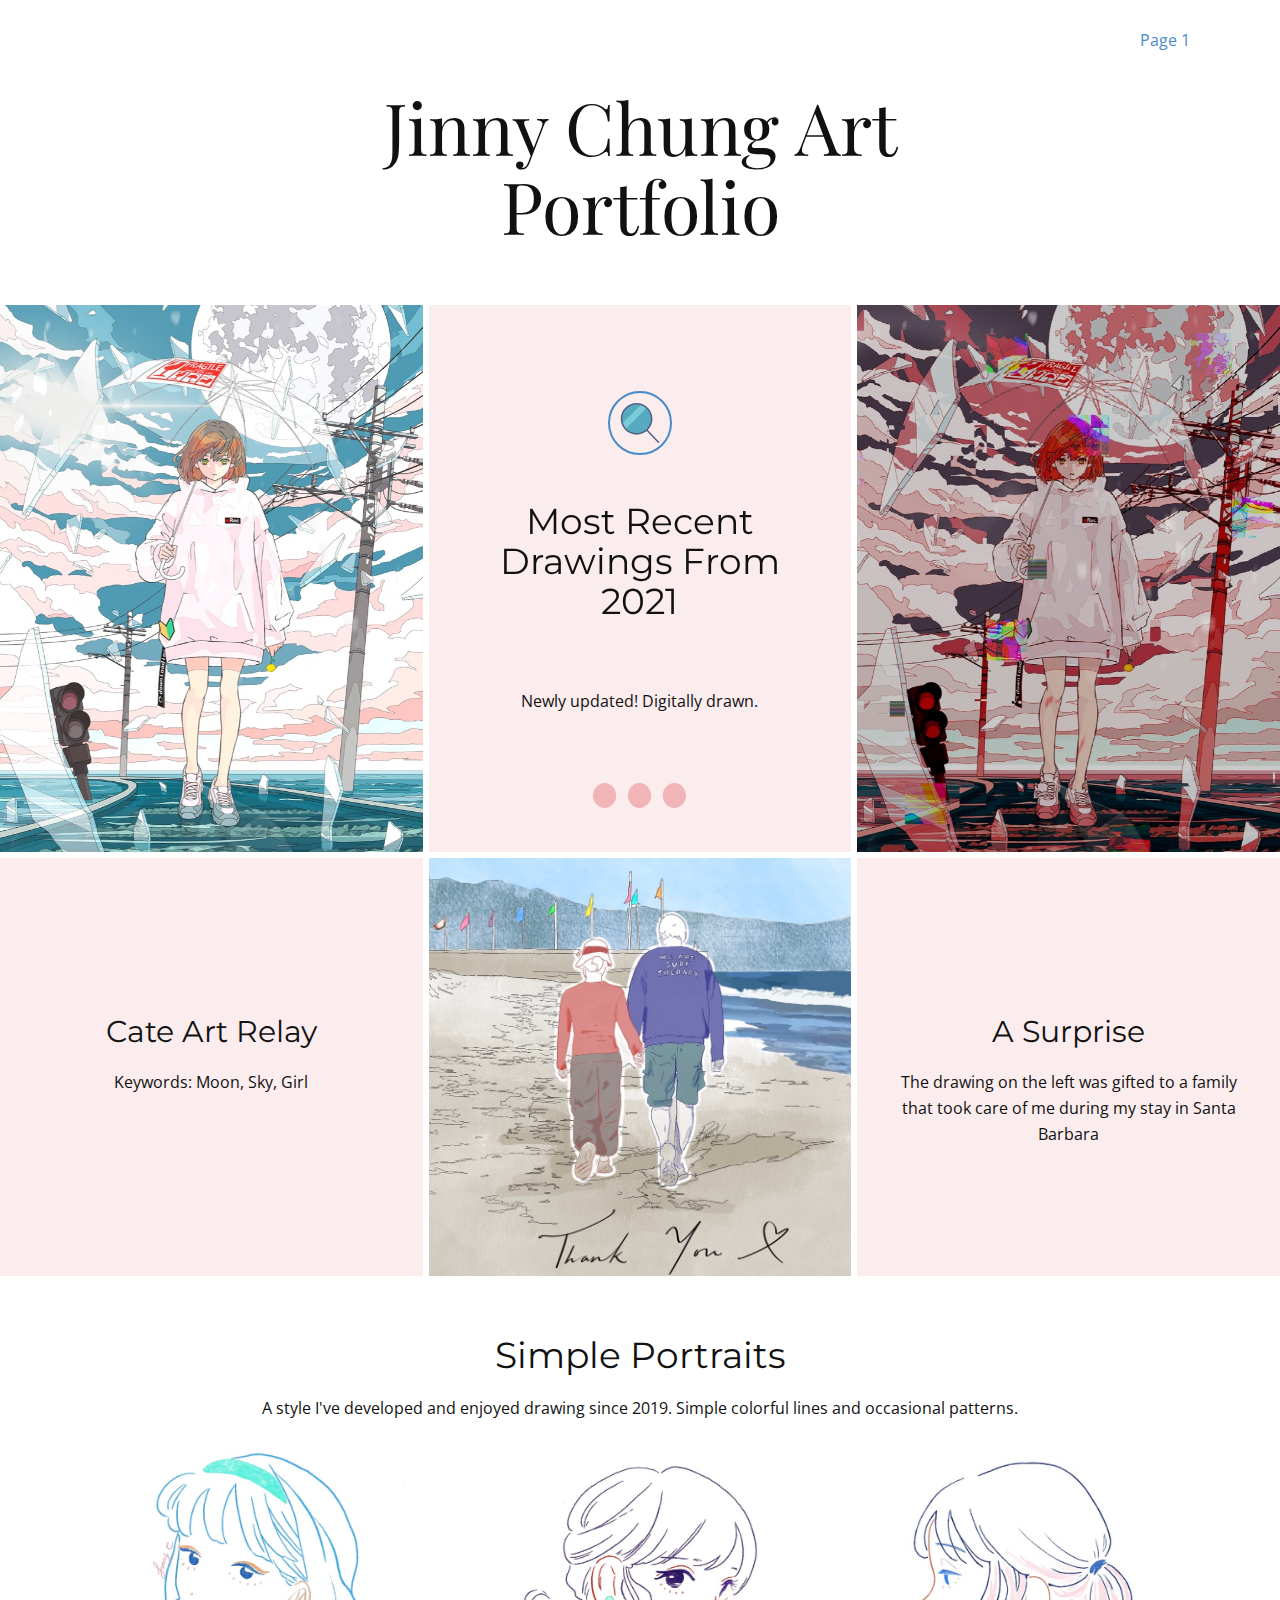
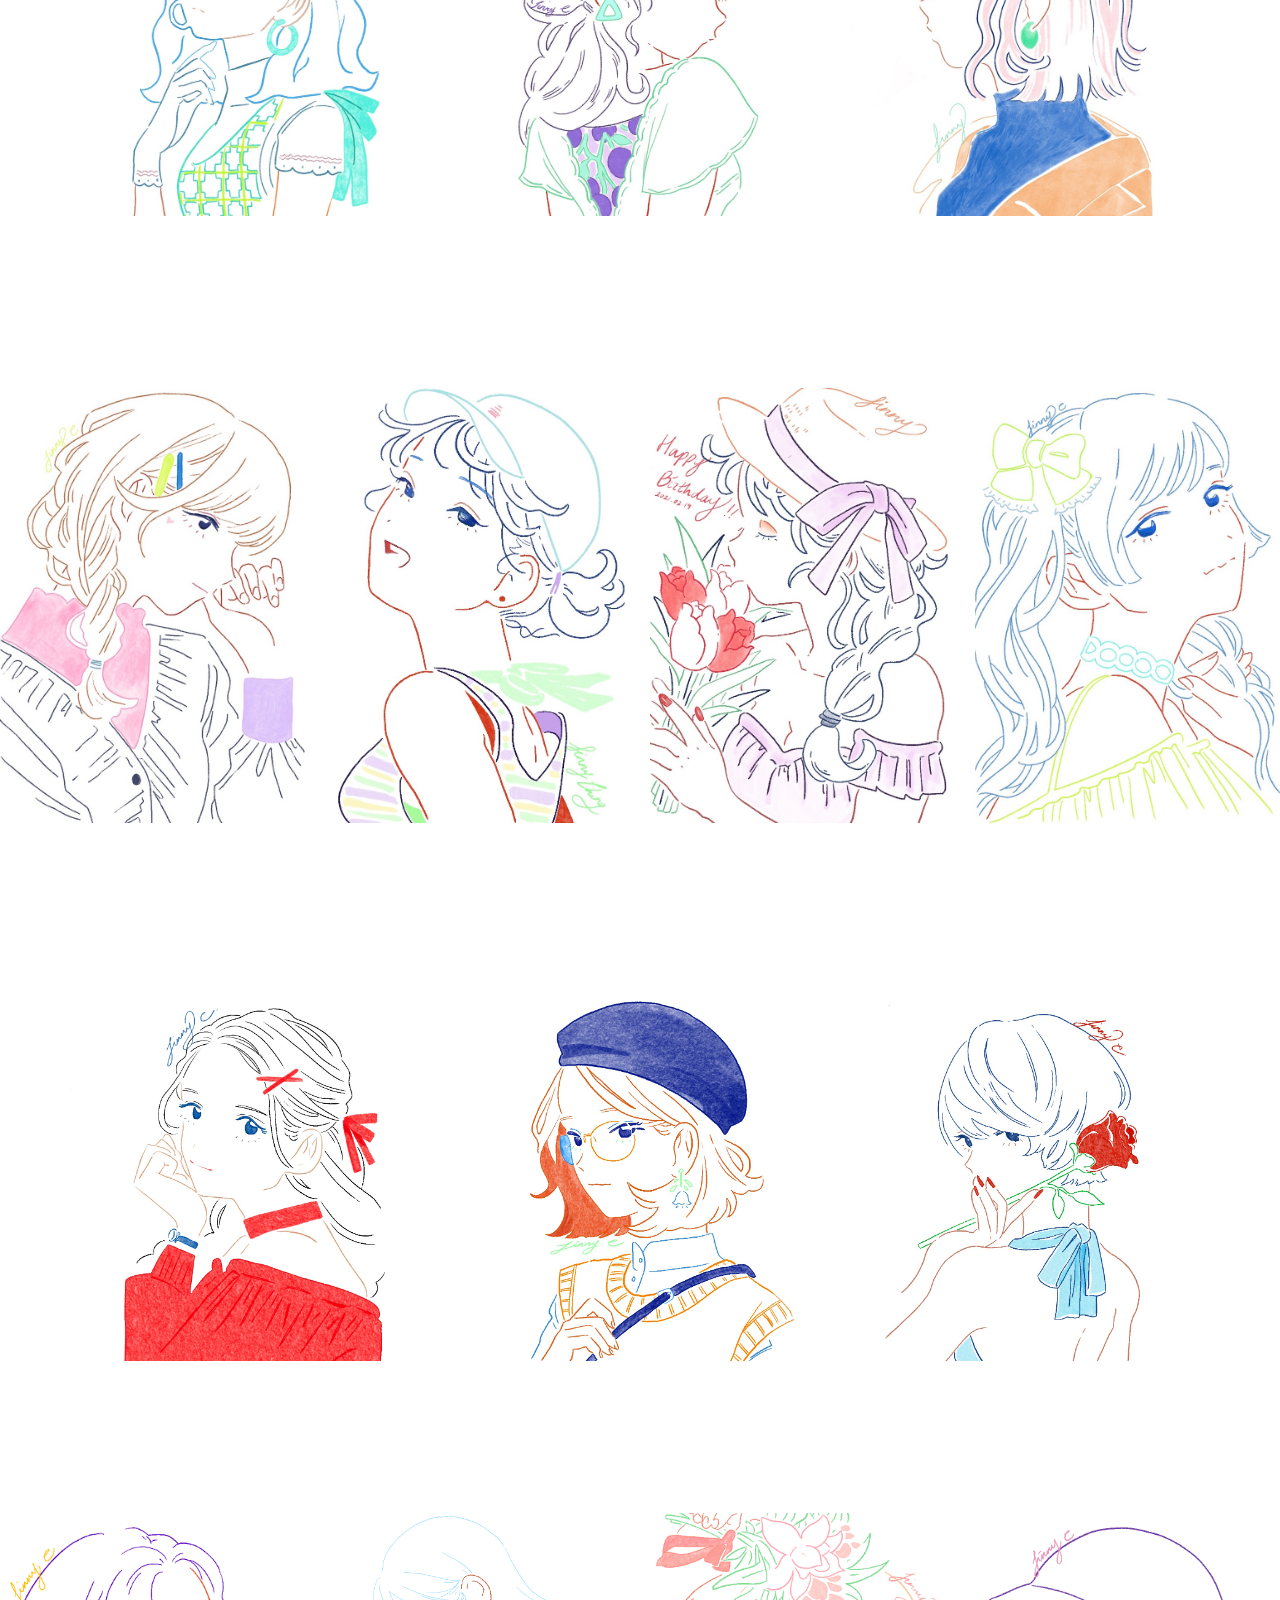
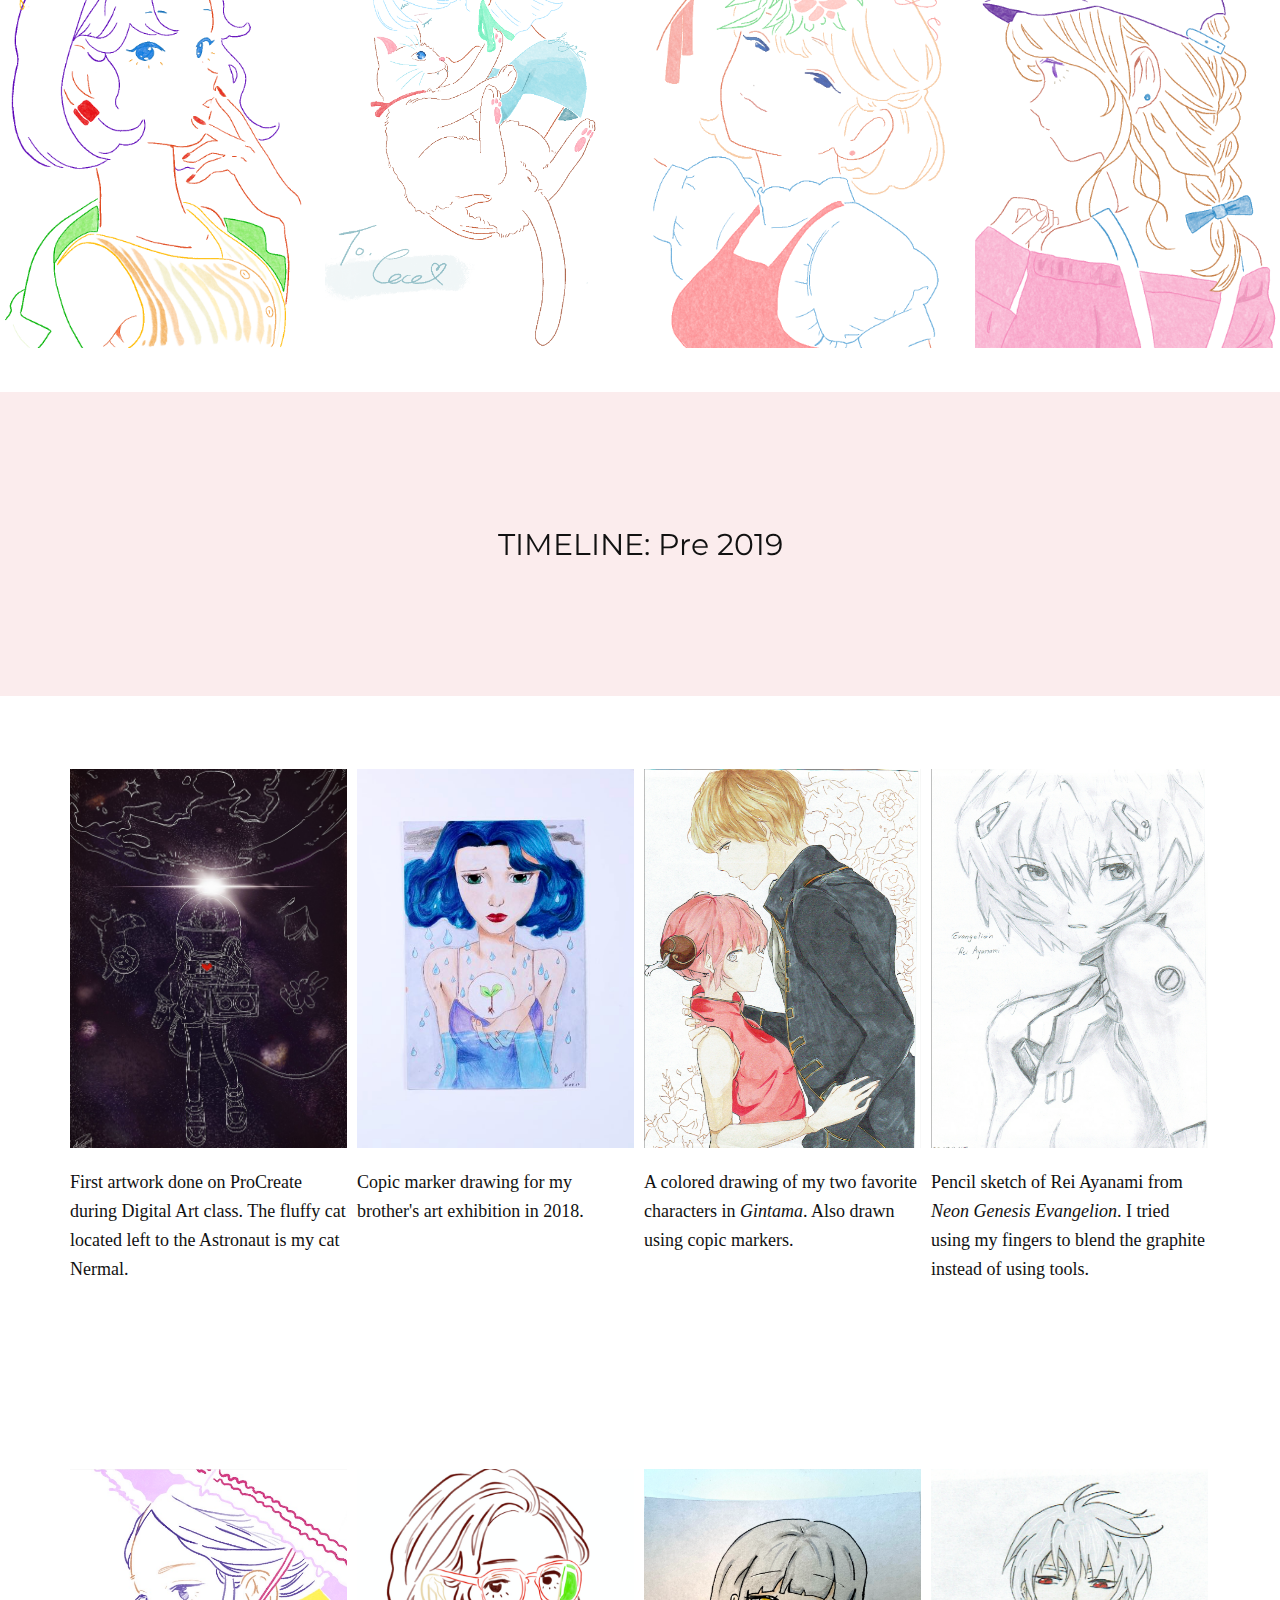
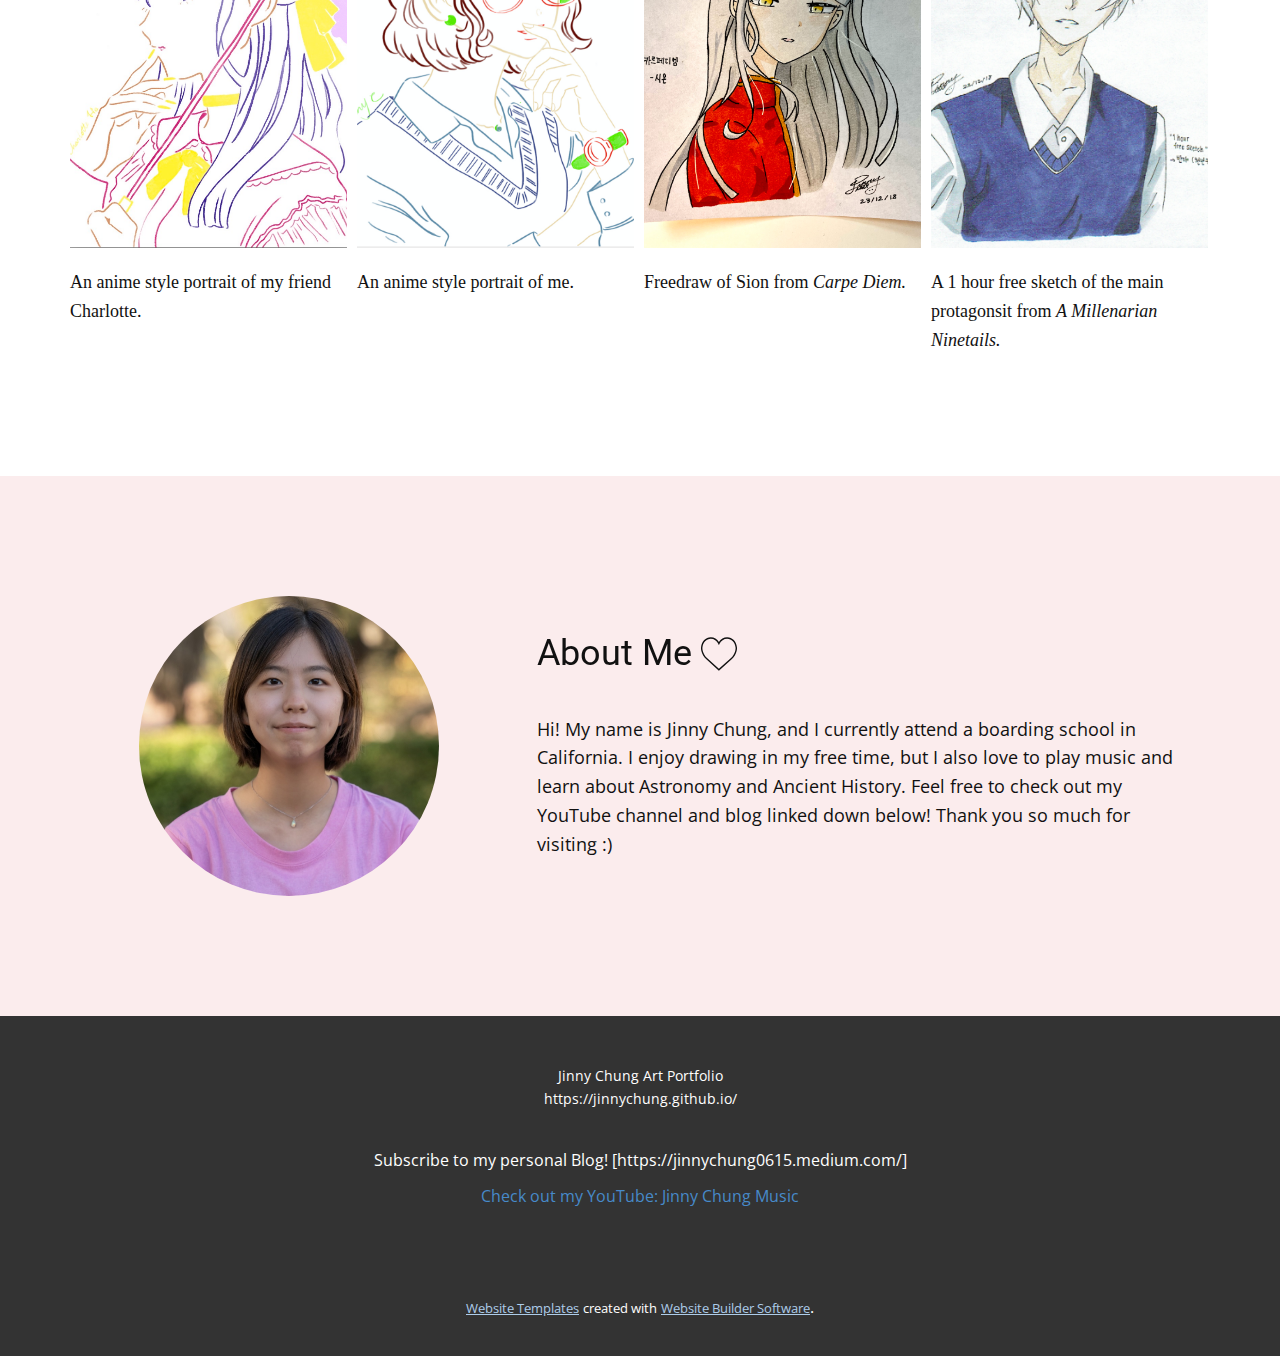
<file: index.html>
<!DOCTYPE html>
<html style="font-size: 16px;">
  <head>
    <meta name="viewport" content="width=device-width, initial-scale=1.0">
    <meta charset="utf-8">
    <meta name="keywords" content="Jinny Chung Art Portfolio​, INTUITIVE">
    <meta name="description" content="">
    <meta name="page_type" content="np-template-header-footer-from-plugin">
    <title>Page 1</title>
    <link rel="stylesheet" href="nicepage.css" media="screen">
<link rel="stylesheet" href="Page-1.css" media="screen">
    <script class="u-script" type="text/javascript" src="jquery.js" defer=""></script>
    <script class="u-script" type="text/javascript" src="nicepage.js" defer=""></script>
    <meta name="generator" content="Nicepage 3.11.0, nicepage.com">
    <link id="u-theme-google-font" rel="stylesheet" href="https://fonts.googleapis.com/css?family=Roboto:100,100i,300,300i,400,400i,500,500i,700,700i,900,900i|Open+Sans:300,300i,400,400i,600,600i,700,700i,800,800i">
    <link id="u-page-google-font" rel="stylesheet" href="https://fonts.googleapis.com/css?family=Montserrat:100,100i,200,200i,300,300i,400,400i,500,500i,600,600i,700,700i,800,800i,900,900i|Playfair+Display:400,400i,500,500i,600,600i,700,700i,800,800i,900,900i">
    
    
    
    
    
    
    
    
    
    
    <script type="application/ld+json">{
		"@context": "http://schema.org",
		"@type": "Organization",
		"name": "",
		"url": "index.html"
}</script>
    <meta property="og:title" content="Page 1">
    <meta property="og:type" content="website">
    <meta name="theme-color" content="#478ac9">
    <link rel="canonical" href="index.html">
    <meta property="og:url" content="index.html">
  </head>
  <body data-home-page="Page-1.html" data-home-page-title="Page 1" class="u-body"><header class="u-clearfix u-header u-header" id="sec-f2a5"><div class="u-clearfix u-sheet u-sheet-1">
        <nav class="u-menu u-menu-dropdown u-offcanvas u-menu-1">
          <div class="menu-collapse" style="font-size: 1rem; letter-spacing: 0px;">
            <a class="u-button-style u-custom-left-right-menu-spacing u-custom-padding-bottom u-custom-top-bottom-menu-spacing u-nav-link u-text-active-palette-1-base u-text-hover-palette-2-base" href="#">
              <svg><use xmlns:xlink="http://www.w3.org/1999/xlink" xlink:href="#menu-hamburger"></use></svg>
              <svg version="1.1" xmlns="http://www.w3.org/2000/svg" xmlns:xlink="http://www.w3.org/1999/xlink"><defs><symbol id="menu-hamburger" viewBox="0 0 16 16" style="width: 16px; height: 16px;"><rect y="1" width="16" height="2"></rect><rect y="7" width="16" height="2"></rect><rect y="13" width="16" height="2"></rect>
</symbol>
</defs></svg>
            </a>
          </div>
          <div class="u-nav-container">
            <ul class="u-nav u-unstyled u-nav-1"><li class="u-nav-item"><a class="u-button-style u-nav-link u-text-active-palette-1-base u-text-hover-palette-2-base" href="Page-1.html" style="padding: 10px 20px;">Page 1</a>
</li></ul>
          </div>
          <div class="u-nav-container-collapse">
            <div class="u-black u-container-style u-inner-container-layout u-opacity u-opacity-95 u-sidenav">
              <div class="u-sidenav-overflow">
                <div class="u-menu-close"></div>
                <ul class="u-align-center u-nav u-popupmenu-items u-unstyled u-nav-2"><li class="u-nav-item"><a class="u-button-style u-nav-link" href="Page-1.html">Page 1</a>
</li></ul>
              </div>
            </div>
            <div class="u-black u-menu-overlay u-opacity u-opacity-70"></div>
          </div>
        </nav>
        <h1 class="u-align-center u-custom-font u-font-playfair-display u-text u-title u-text-1">Jinny Chung Art Portfolio </h1>
      </div></header>
    <section class="u-clearfix u-section-1" id="sec-72ce">
      <div class="u-clearfix u-expanded-width u-gutter-6 u-layout-wrap u-layout-wrap-1">
        <div class="u-layout">
          <div class="u-layout-col">
            <div class="u-size-30">
              <div class="u-layout-row">
                <div class="u-container-style u-image u-layout-cell u-left-cell u-size-20 u-image-1" src="" data-image-width="716" data-image-height="1098">
                  <div class="u-container-layout u-valign-middle u-container-layout-1"></div>
                </div>
                <div class="u-align-center u-container-style u-gradient u-layout-cell u-size-20 u-layout-cell-2" src="">
                  <div class="u-container-layout u-container-layout-2"><span class="u-border-2 u-border-palette-1-base u-icon u-icon-circle u-spacing-10 u-text-palette-2-light-2 u-icon-1"><svg class="u-svg-link" preserveAspectRatio="xMidYMin slice" viewBox="0 0 52.966 52.966" style=""><use xmlns:xlink="http://www.w3.org/1999/xlink" xlink:href="#svg-87c8"></use></svg><svg class="u-svg-content" viewBox="0 0 52.966 52.966" x="0px" y="0px" id="svg-87c8" style="enable-background:new 0 0 52.966 52.966;"><circle style="fill:#57ABC1;" cx="21.983" cy="21" r="20"></circle><line style="fill:none;stroke:#556080;stroke-width:2;stroke-linecap:round;stroke-miterlimit:10;" x1="35.437" y1="35.798" x2="50.983" y2="51.966"></line><path style="fill:#7CCBD8;" d="M3.002,27.253c0.848,2.582,2.24,5.018,4.167,7.146L35.382,6.186
	c-2.129-1.928-4.564-3.319-7.146-4.167L3.002,27.253z"></path><path style="fill:#556080;" d="M21.983,42c-11.58,0-21-9.42-21-21s9.42-21,21-21s21,9.42,21,21S33.562,42,21.983,42z M21.983,2
	c-10.477,0-19,8.523-19,19s8.523,19,19,19s19-8.523,19-19S32.459,2,21.983,2z"></path></svg></span>
                    <h2 class="u-custom-font u-font-montserrat u-text u-text-1" data-animation-name="flash" data-animation-duration="1000" data-animation-delay="0" data-animation-direction="">Most Recent Drawings From 2021</h2>
                    <p class="u-text u-text-2">Newly updated! Digitally drawn.</p>
                    <div class="u-shape u-shape-svg u-text-palette-2-light-2 u-shape-1">
                      <svg class="u-svg-link" preserveAspectRatio="none" viewBox="0 0 160 40" style=""><use xmlns:xlink="http://www.w3.org/1999/xlink" xlink:href="#svg-07c0"></use></svg>
                      <svg class="u-svg-content" viewBox="0 0 160 40" x="0px" y="0px" id="svg-07c0"><path d="M60,20C60,9.1,69.1,0,80,0s20,9.1,20,20s-9.1,20-20,20S60,30.9,60,20z M0,20C0,9.1,9.1,0,20,0s20,9.1,20,20s-9.1,20-20,20
	S0,30.9,0,20z M120,20c0-10.9,9.1-20,20-20s20,9.1,20,20s-9.1,20-20,20S120,30.9,120,20z"></path></svg>
                    </div>
                  </div>
                </div>
                <div class="u-container-style u-image u-layout-cell u-right-cell u-size-20 u-image-2" src="" data-image-width="716" data-image-height="1098">
                  <div class="u-container-layout u-valign-middle u-container-layout-3"></div>
                </div>
              </div>
            </div>
            <div class="u-size-30">
              <div class="u-layout-row">
                <div class="u-align-center u-container-style u-layout-cell u-left-cell u-palette-2-light-3 u-size-20 u-layout-cell-4" src="">
                  <div class="u-container-layout u-container-layout-4">
                    <h3 class="u-custom-font u-font-montserrat u-text u-text-3">Cate Art Relay</h3>
                    <p class="u-text u-text-4">Keywords: Moon, Sky, Girl</p>
                  </div>
                </div>
                <div class="u-container-style u-image u-layout-cell u-size-20 u-image-3" src="" data-image-width="878" data-image-height="894">
                  <div class="u-container-layout u-valign-middle u-container-layout-5"></div>
                </div>
                <div class="u-align-center u-container-style u-layout-cell u-palette-2-light-3 u-right-cell u-size-20 u-layout-cell-6" src="">
                  <div class="u-container-layout u-container-layout-6">
                    <h3 class="u-custom-font u-font-montserrat u-text u-text-5">A Surprise</h3>
                    <p class="u-text u-text-6">The drawing on the left was gifted to a family that took care of me during my stay in Santa Barbara</p>
                  </div>
                </div>
              </div>
            </div>
          </div>
        </div>
      </div>
    </section>
    <section class="u-align-center u-clearfix u-section-2" id="sec-24c0">
      <div class="u-clearfix u-sheet u-sheet-1">
        <h2 class="u-custom-font u-font-montserrat u-text u-text-1">Simple Portraits</h2>
        <p class="u-text u-text-2">A style I've developed and enjoyed drawing since 2019. Simple colorful lines and occasional patterns.</p>
        <div class="u-expanded-width u-gallery u-layout-grid u-lightbox u-show-text-on-hover u-gallery-1">
          <div class="u-gallery-inner u-gallery-inner-1">
            <div class="u-effect-fade u-gallery-item">
              <div class="u-back-slide" data-image-width="876" data-image-height="897">
                <img class="u-back-image u-expanded" src="images/E3CA2823-BF4E-4B06-A2A4-D0084E6E9986_1_105_c.jpeg">
              </div>
              <div class="u-over-slide u-shading u-over-slide-1">
                <h3 class="u-gallery-heading"></h3>
                <p class="u-gallery-text"></p>
              </div>
            </div>
            <div class="u-effect-fade u-gallery-item">
              <div class="u-back-slide" data-image-width="882" data-image-height="891">
                <img class="u-back-image u-expanded" src="images/353E44FB-CD3F-4562-83B0-5E967A807AAD_1_105_c.jpeg">
              </div>
              <div class="u-over-slide u-shading u-over-slide-2">
                <h3 class="u-gallery-heading"></h3>
                <p class="u-gallery-text"></p>
              </div>
            </div>
            <div class="u-effect-fade u-gallery-item">
              <div class="u-back-slide" data-image-width="884" data-image-height="888">
                <img class="u-back-image u-expanded" src="images/74F6C46B-654E-4694-B9C2-20DD27020217_1_105_c.jpeg">
              </div>
              <div class="u-over-slide u-shading u-over-slide-3">
                <h3 class="u-gallery-heading"></h3>
                <p class="u-gallery-text"></p>
              </div>
            </div>
          </div>
        </div>
      </div>
    </section>
    <section class="u-clearfix u-valign-middle u-section-3" id="sec-30c1">
      <div class="u-expanded-width u-gallery u-layout-grid u-lightbox u-show-text-on-hover u-gallery-1">
        <div class="u-gallery-inner u-gallery-inner-1">
          <div class="u-effect-fade u-gallery-item">
            <div class="u-back-slide" data-image-width="734" data-image-height="1069">
              <img class="u-back-image u-expanded" src="images/EA26F9D1-31EA-4E94-ABBF-38AD8B9D9531_1_105_c.jpeg">
            </div>
            <div class="u-over-slide u-shading u-over-slide-1">
              <h3 class="u-gallery-heading"></h3>
              <p class="u-gallery-text"></p>
            </div>
          </div>
          <div class="u-effect-fade u-gallery-item">
            <div class="u-back-slide" data-image-width="737" data-image-height="1067">
              <img class="u-back-image u-expanded" src="images/B2183351-C79C-4EC5-A0B4-92CA3FE1AA76_1_105_c.jpeg">
            </div>
            <div class="u-over-slide u-shading u-over-slide-2">
              <h3 class="u-gallery-heading"></h3>
              <p class="u-gallery-text"></p>
            </div>
          </div>
          <div class="u-effect-fade u-gallery-item">
            <div class="u-back-slide" data-image-width="734" data-image-height="1071">
              <img class="u-back-image u-expanded" src="images/B9A172B0-42F3-4341-A2FB-4208F73A1E24_1_105_c.jpeg">
            </div>
            <div class="u-over-slide u-shading u-over-slide-3">
              <h3 class="u-gallery-heading"></h3>
              <p class="u-gallery-text"></p>
            </div>
          </div>
          <div class="u-effect-fade u-gallery-item">
            <div class="u-back-slide" data-image-width="746" data-image-height="1054">
              <img class="u-back-image u-expanded" src="images/22FD7D6F-9EF9-41F1-A598-83140E79465C_1_105_c.jpeg">
            </div>
            <div class="u-over-slide u-shading u-over-slide-4">
              <h3 class="u-gallery-heading"></h3>
              <p class="u-gallery-text"></p>
            </div>
          </div>
        </div>
      </div>
    </section>
    <section class="u-align-center u-clearfix u-section-4" id="carousel_10d6">
      <div class="u-clearfix u-sheet u-sheet-1">
        <div class="u-expanded-width u-gallery u-layout-grid u-lightbox u-show-text-on-hover u-gallery-1">
          <div class="u-gallery-inner u-gallery-inner-1">
            <div class="u-effect-fade u-gallery-item">
              <div class="u-back-slide" data-image-width="1200" data-image-height="1200">
                <img class="u-back-image u-expanded" src="images/368A279C-63CD-40A4-AA1E-21C13D380C4E.jpeg">
              </div>
              <div class="u-over-slide u-shading u-over-slide-1">
                <h3 class="u-gallery-heading"></h3>
                <p class="u-gallery-text"></p>
              </div>
            </div>
            <div class="u-effect-fade u-gallery-item">
              <div class="u-back-slide" data-image-width="1200" data-image-height="1200">
                <img class="u-back-image u-expanded" src="images/930BCC51-B65E-4FCB-AEDF-F7384CA8B377.jpeg">
              </div>
              <div class="u-over-slide u-shading u-over-slide-2">
                <h3 class="u-gallery-heading"></h3>
                <p class="u-gallery-text"></p>
              </div>
            </div>
            <div class="u-effect-fade u-gallery-item">
              <div class="u-back-slide" data-image-width="1200" data-image-height="1200">
                <img class="u-back-image u-expanded" src="images/D98B4441-9637-45A5-8489-07F9E52E899E.jpeg">
              </div>
              <div class="u-over-slide u-shading u-over-slide-3">
                <h3 class="u-gallery-heading"></h3>
                <p class="u-gallery-text"></p>
              </div>
            </div>
          </div>
        </div>
      </div>
    </section>
    <section class="u-clearfix u-valign-middle u-section-5" id="sec-10f7">
      <div class="u-expanded-width u-gallery u-layout-grid u-lightbox u-show-text-on-hover u-gallery-1">
        <div class="u-gallery-inner u-gallery-inner-1">
          <div class="u-effect-fade u-gallery-item">
            <div class="u-back-slide" data-image-width="834" data-image-height="1188">
              <img class="u-back-image u-expanded" src="images/Untitled_Artwork1.png">
            </div>
            <div class="u-over-slide u-shading u-over-slide-1">
              <h3 class="u-gallery-heading"></h3>
              <p class="u-gallery-text"></p>
            </div>
          </div>
          <div class="u-effect-fade u-gallery-item">
            <div class="u-back-slide" data-image-width="1187" data-image-height="1497">
              <img class="u-back-image u-expanded" src="images/Untitled_Artwork4.png">
            </div>
            <div class="u-over-slide u-shading u-over-slide-2">
              <h3 class="u-gallery-heading"></h3>
              <p class="u-gallery-text"></p>
            </div>
          </div>
          <div class="u-effect-fade u-gallery-item">
            <div class="u-back-slide" data-image-width="832" data-image-height="1202">
              <img class="u-back-image u-expanded" src="images/Untitled_Artwork3.png">
            </div>
            <div class="u-over-slide u-shading u-over-slide-3">
              <h3 class="u-gallery-heading"></h3>
              <p class="u-gallery-text"></p>
            </div>
          </div>
          <div class="u-effect-fade u-gallery-item">
            <div class="u-back-slide" data-image-width="826" data-image-height="1203">
              <img class="u-back-image u-expanded" src="images/Untitled_Artwork2.png">
            </div>
            <div class="u-over-slide u-shading u-over-slide-4">
              <h3 class="u-gallery-heading"></h3>
              <p class="u-gallery-text"></p>
            </div>
          </div>
        </div>
      </div>
    </section>
    <section class="u-clearfix u-palette-2-light-3 u-section-6" id="sec-4950">
      <div class="u-clearfix u-sheet u-sheet-1">
        <h3 class="u-align-center u-custom-font u-font-montserrat u-text u-text-1" data-animation-name="zoomIn" data-animation-duration="1000" data-animation-delay="0" data-animation-direction="">TIMELINE: Pre 2019</h3>
      </div>
    </section>
    <section class="u-align-left u-clearfix u-section-7" id="carousel_921e">
      <div class="u-clearfix u-sheet u-valign-middle u-sheet-1">
        <div class="u-expanded-width u-list u-repeater u-list-1">
          <div class="u-container-style u-list-item u-repeater-item">
            <div class="u-container-layout u-similar-container u-container-layout-1">
              <img src="images/IMG_2819.JPG" alt="" class="u-expanded-width u-image u-image-default u-image-1">
              <p class="u-custom-font u-font-georgia u-text u-text-1">First artwork done on ProCreate during Digital Art class. The fluffy cat located left to the Astronaut is my cat Nermal.</p>
            </div>
          </div>
          <div class="u-container-style u-list-item u-repeater-item">
            <div class="u-container-layout u-similar-container u-container-layout-2">
              <img src="images/IMG_2776.jpg" alt="" class="u-expanded-width u-image u-image-default u-image-2">
              <p class="u-custom-font u-font-georgia u-text u-text-2">Copic marker drawing for my brother's art exhibition in 2018.</p>
            </div>
          </div>
          <div class="u-container-style u-list-item u-repeater-item">
            <div class="u-container-layout u-similar-container u-container-layout-3">
              <img src="images/ScreenShot2021-01-24at6.46.18PM.png" alt="" class="u-expanded-width u-image u-image-default u-image-3">
              <p class="u-custom-font u-font-georgia u-text u-text-3">A colored drawing of my two favorite characters in <span style="font-style: italic;">Gintama</span>. Also drawn using copic markers.
              </p>
            </div>
          </div>
          <div class="u-container-style u-list-item u-repeater-item">
            <div class="u-container-layout u-similar-container u-container-layout-4">
              <img src="images/ScreenShot2021-01-24at6.46.42PM.png" alt="" class="u-expanded-width u-image u-image-default u-image-4">
              <p class="u-custom-font u-font-georgia u-text u-text-4">Pencil sketch of Rei Ayanami from <span style="font-style: italic;">Neon Genesis Evangelion</span>. I tried using my fingers to blend the graphite instead of using tools.
              </p>
            </div>
          </div>
        </div>
      </div>
    </section>
    <section class="u-align-left u-clearfix u-section-8" id="carousel_ea84">
      <div class="u-clearfix u-sheet u-valign-middle u-sheet-1">
        <div class="u-expanded-width u-list u-repeater u-list-1">
          <div class="u-container-style u-list-item u-repeater-item">
            <div class="u-container-layout u-similar-container u-valign-top u-container-layout-1">
              <img src="images/ScreenShot2021-01-24at6.48.02PM.png" alt="" class="u-expanded-width u-image u-image-default u-image-1">
              <p class="u-custom-font u-font-georgia u-text u-text-1">An anime style portrait of my friend Charlotte.</p>
            </div>
          </div>
          <div class="u-container-style u-list-item u-repeater-item">
            <div class="u-container-layout u-similar-container u-valign-top u-container-layout-2">
              <img src="images/ScreenShot2021-01-24at6.48.19PM.png" alt="" class="u-expanded-width u-image u-image-default u-image-2">
              <p class="u-custom-font u-font-georgia u-text u-text-2">An anime style portrait of me.</p>
            </div>
          </div>
          <div class="u-container-style u-list-item u-repeater-item">
            <div class="u-container-layout u-similar-container u-valign-top u-container-layout-3">
              <img src="images/ScreenShot2021-01-24at6.55.21PM.png" alt="" class="u-expanded-width u-image u-image-default u-image-3">
              <p class="u-custom-font u-font-georgia u-text u-text-3">Freedraw of Sion from <span style="font-style: italic;">Carpe Diem.</span>
              </p>
            </div>
          </div>
          <div class="u-container-style u-list-item u-repeater-item">
            <div class="u-container-layout u-similar-container u-valign-top u-container-layout-4">
              <img src="images/ScreenShot2021-01-24at6.55.43PM.png" alt="" class="u-expanded-width u-image u-image-default u-image-4">
              <p class="u-custom-font u-font-georgia u-text u-text-4">A 1 hour free sketch of the main protagonsit from&nbsp;<span style="font-style: italic;">A Millenarian Ninetails.</span>
              </p>
            </div>
          </div>
        </div>
      </div>
    </section>
    <section class="u-clearfix u-palette-2-light-3 u-section-9" id="sec-a2da">
      <div class="u-clearfix u-sheet u-sheet-1">
        <div class="u-clearfix u-expanded-width u-gutter-0 u-layout-wrap u-layout-wrap-1">
          <div class="u-layout">
            <div class="u-layout-row">
              <div class="u-align-center u-container-style u-layout-cell u-left-cell u-size-23 u-layout-cell-1">
                <div class="u-container-layout u-valign-middle u-container-layout-1">
                  <div alt="" class="u-image u-image-circle u-image-1" src="" data-image-width="1125" data-image-height="1682"></div>
                </div>
              </div>
              <div class="u-align-left u-container-style u-layout-cell u-right-cell u-size-37 u-layout-cell-2">
                <div class="u-container-layout u-container-layout-2">
                  <h2 class="u-text u-text-1" data-animation-name="pulse" data-animation-duration="1000" data-animation-delay="0" data-animation-direction="">About Me&nbsp;<span class="u-icon u-icon-1"><svg class="u-svg-content" viewBox="0 0 51.997 51.997" x="0px" y="0px" style="width: 1em; height: 1em;"><g><path d="M51.911,16.242C51.152,7.888,45.239,1.827,37.839,1.827c-4.93,0-9.444,2.653-11.984,6.905
		c-2.517-4.307-6.846-6.906-11.697-6.906c-7.399,0-13.313,6.061-14.071,14.415c-0.06,0.369-0.306,2.311,0.442,5.478
		c1.078,4.568,3.568,8.723,7.199,12.013l18.115,16.439l18.426-16.438c3.631-3.291,6.121-7.445,7.199-12.014
		C52.216,18.553,51.97,16.611,51.911,16.242z M49.521,21.261c-0.984,4.172-3.265,7.973-6.59,10.985L25.855,47.481L9.072,32.25
		c-3.331-3.018-5.611-6.818-6.596-10.99c-0.708-2.997-0.417-4.69-0.416-4.701l0.015-0.101C2.725,9.139,7.806,3.826,14.158,3.826
		c4.687,0,8.813,2.88,10.771,7.515l0.921,2.183l0.921-2.183c1.927-4.564,6.271-7.514,11.069-7.514
		c6.351,0,11.433,5.313,12.096,12.727C49.938,16.57,50.229,18.264,49.521,21.261z"></path>
</g></svg><img></span>
                  </h2>
                  <p class="u-text u-text-2">Hi! My name is Jinny Chung, and I currently attend a boarding school in California. I enjoy drawing in my free time, but I also love to play music and learn about Astronomy and Ancient History. Feel free to check out my YouTube channel and blog linked down below! Thank you so much for visiting :)</p>
                </div>
              </div>
            </div>
          </div>
        </div>
      </div>
    </section>
    
    
    <footer class="u-align-center u-clearfix u-footer u-grey-80 u-footer" id="sec-fddb"><div class="u-clearfix u-sheet u-sheet-1">
        <p class="u-small-text u-text u-text-variant u-text-1">Jinny Chung Art Portfolio<br>https://jinnychung.github.io/<br>
        </p>
        <div class="u-clearfix u-custom-html u-custom-html-1">
          <style></style>
          <p>Subscribe to my personal Blog! [https://jinnychung0615.medium.com/] </p>
        </div>
        <p class="u-text u-text-2">
          <a class="u-active-none u-border-none u-btn u-button-link u-button-style u-hover-none u-none u-text-palette-1-base u-btn-1" href="https://www.youtube.com/channel/UCVL-jbuJyqJY0MGbyERbIDg" target="_blank">Check out my YouTube: Jinny Chung Music</a>
        </p>
      </div></footer>
    <section class="u-backlink u-clearfix u-grey-80">
      <a class="u-link" href="https://nicepage.com/website-templates" target="_blank">
        <span>Website Templates</span>
      </a>
      <p class="u-text">
        <span>created with</span>
      </p>
      <a class="u-link" href="https://nicepage.com/" target="_blank">
        <span>Website Builder Software</span>
      </a>. 
    </section>
  </body>
</html>
</file>
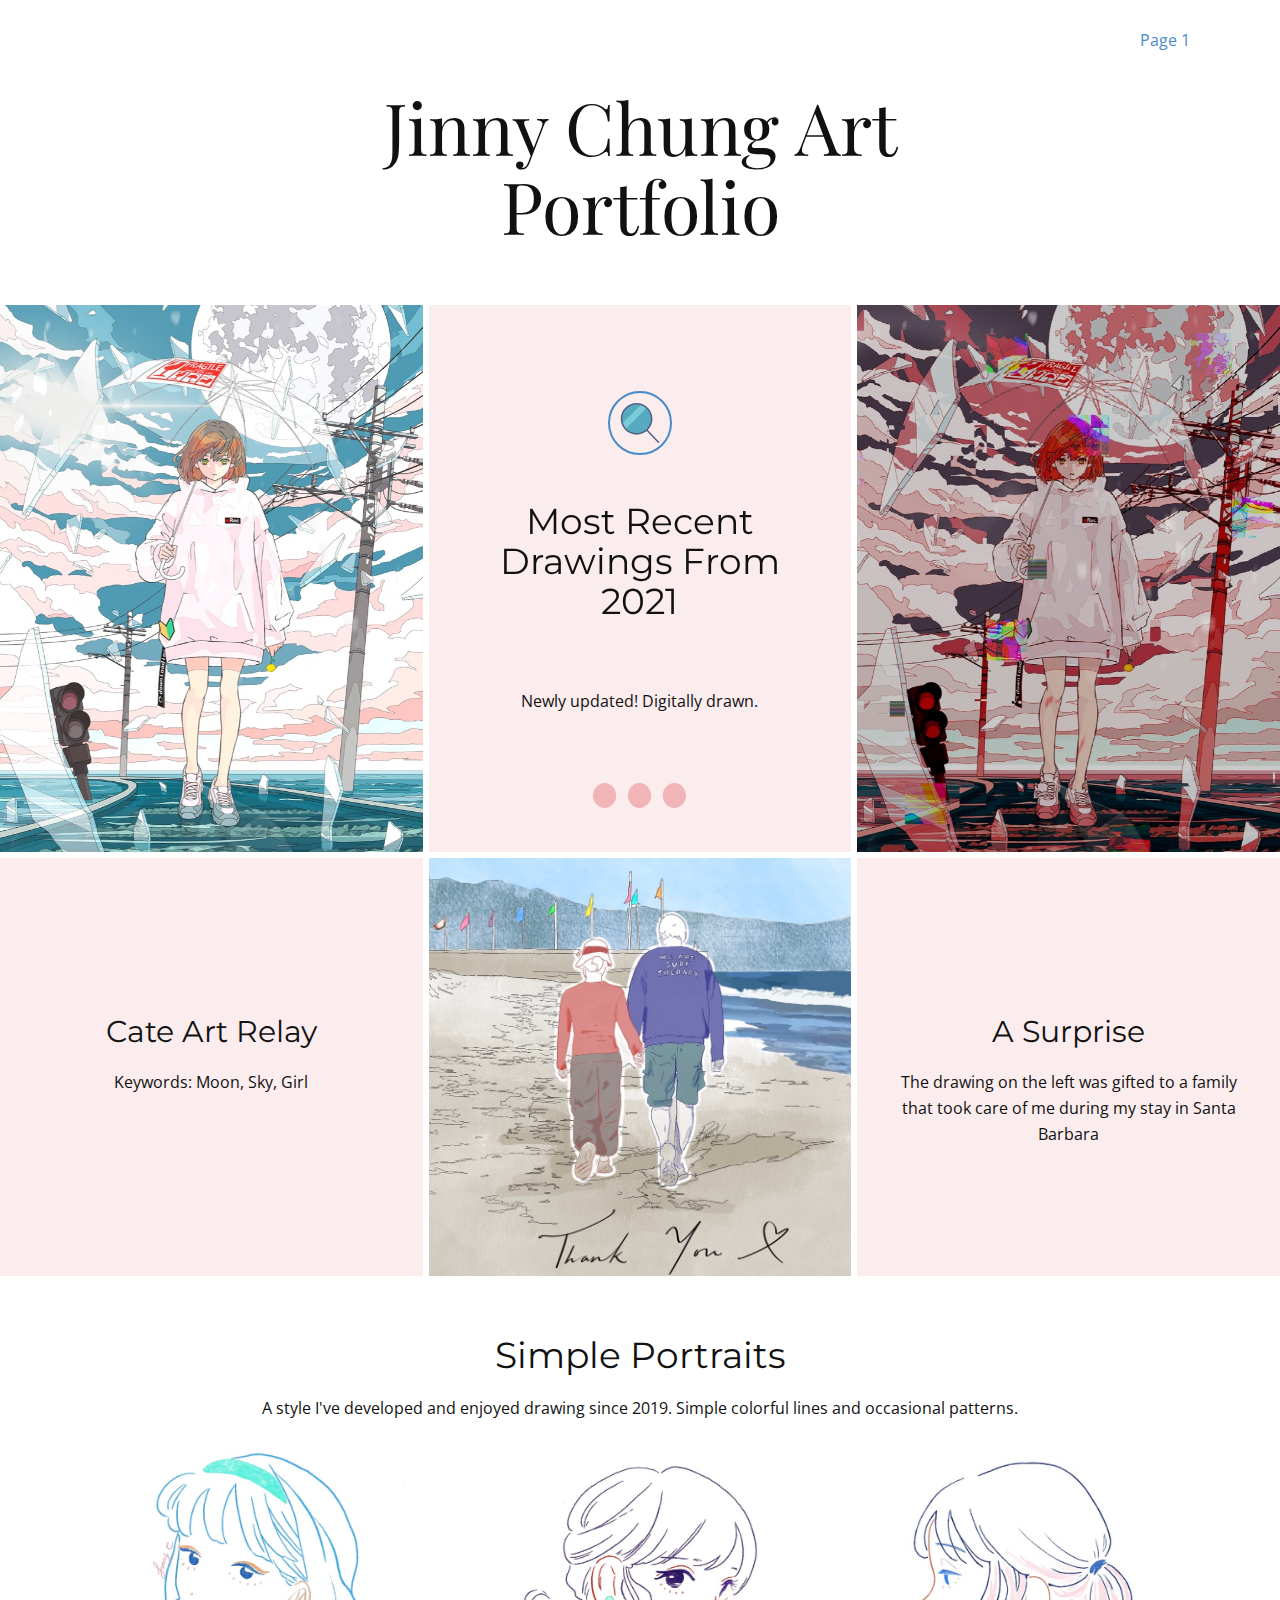
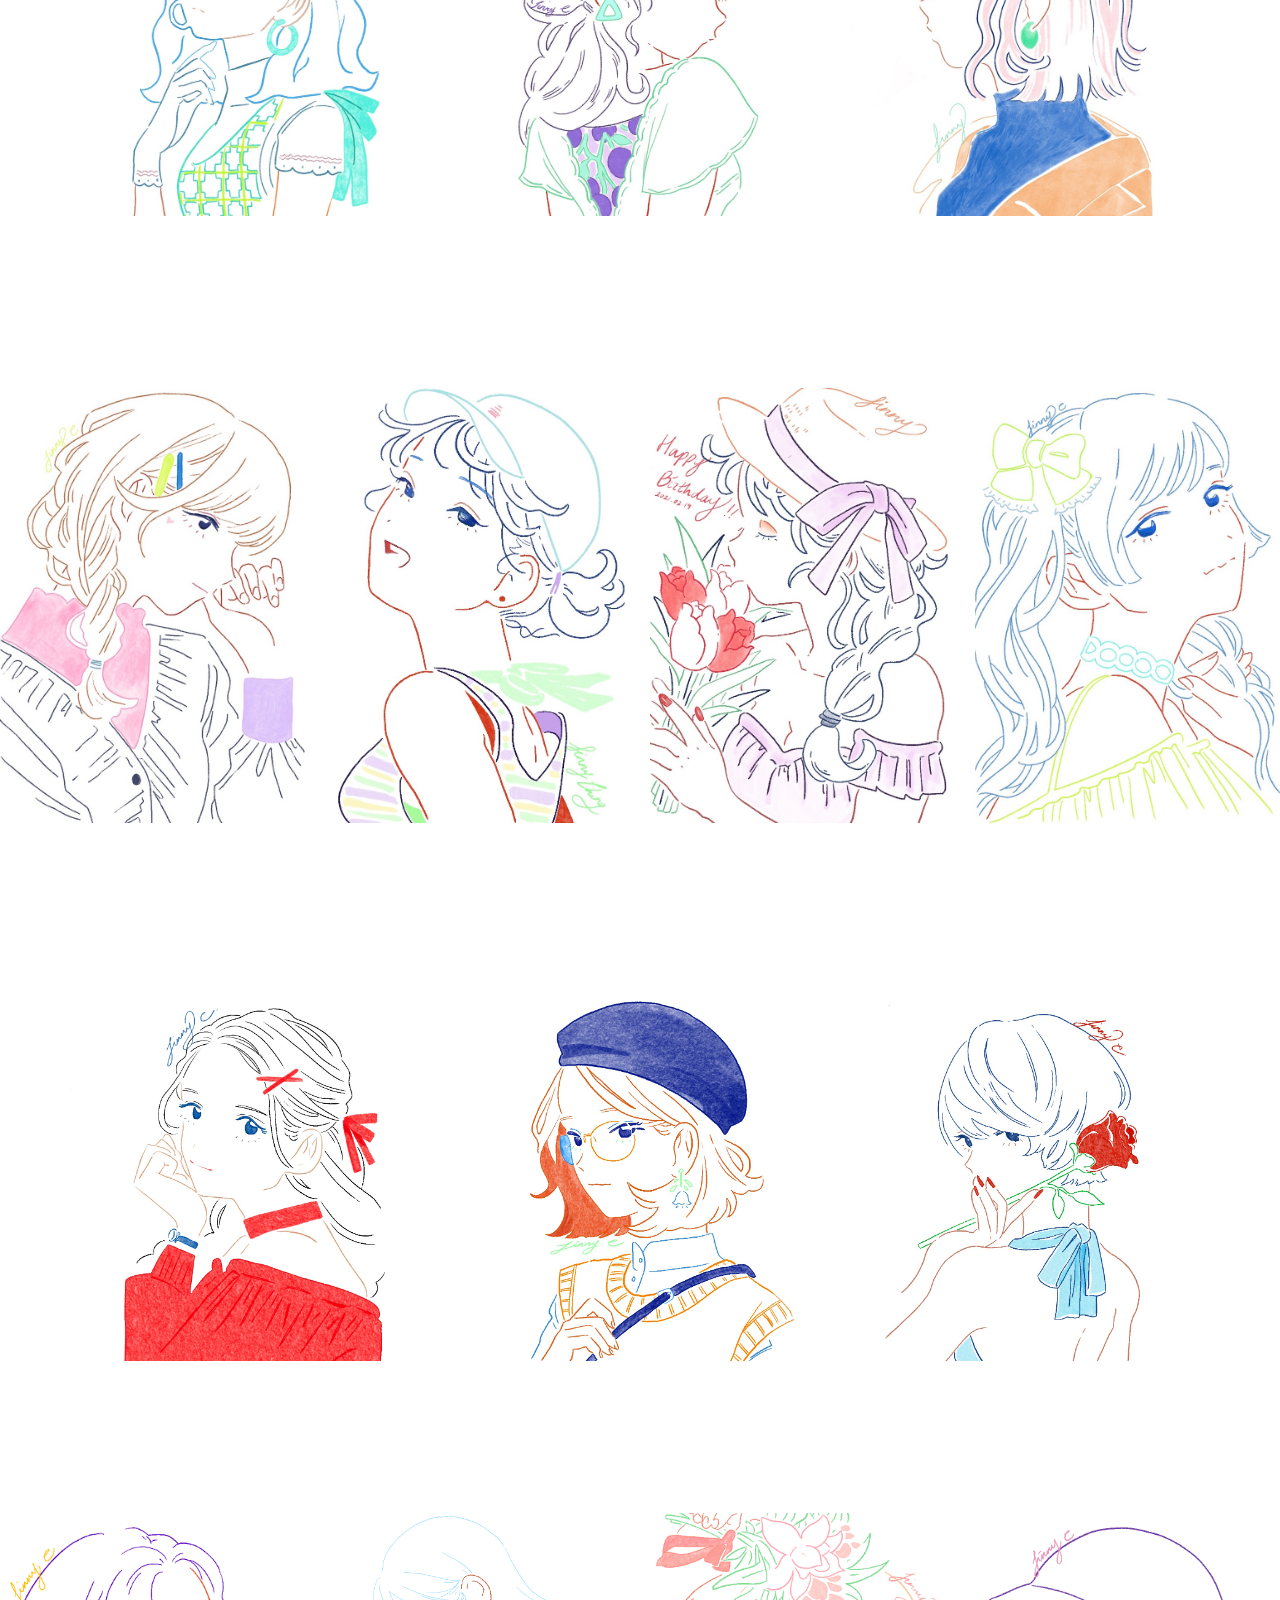
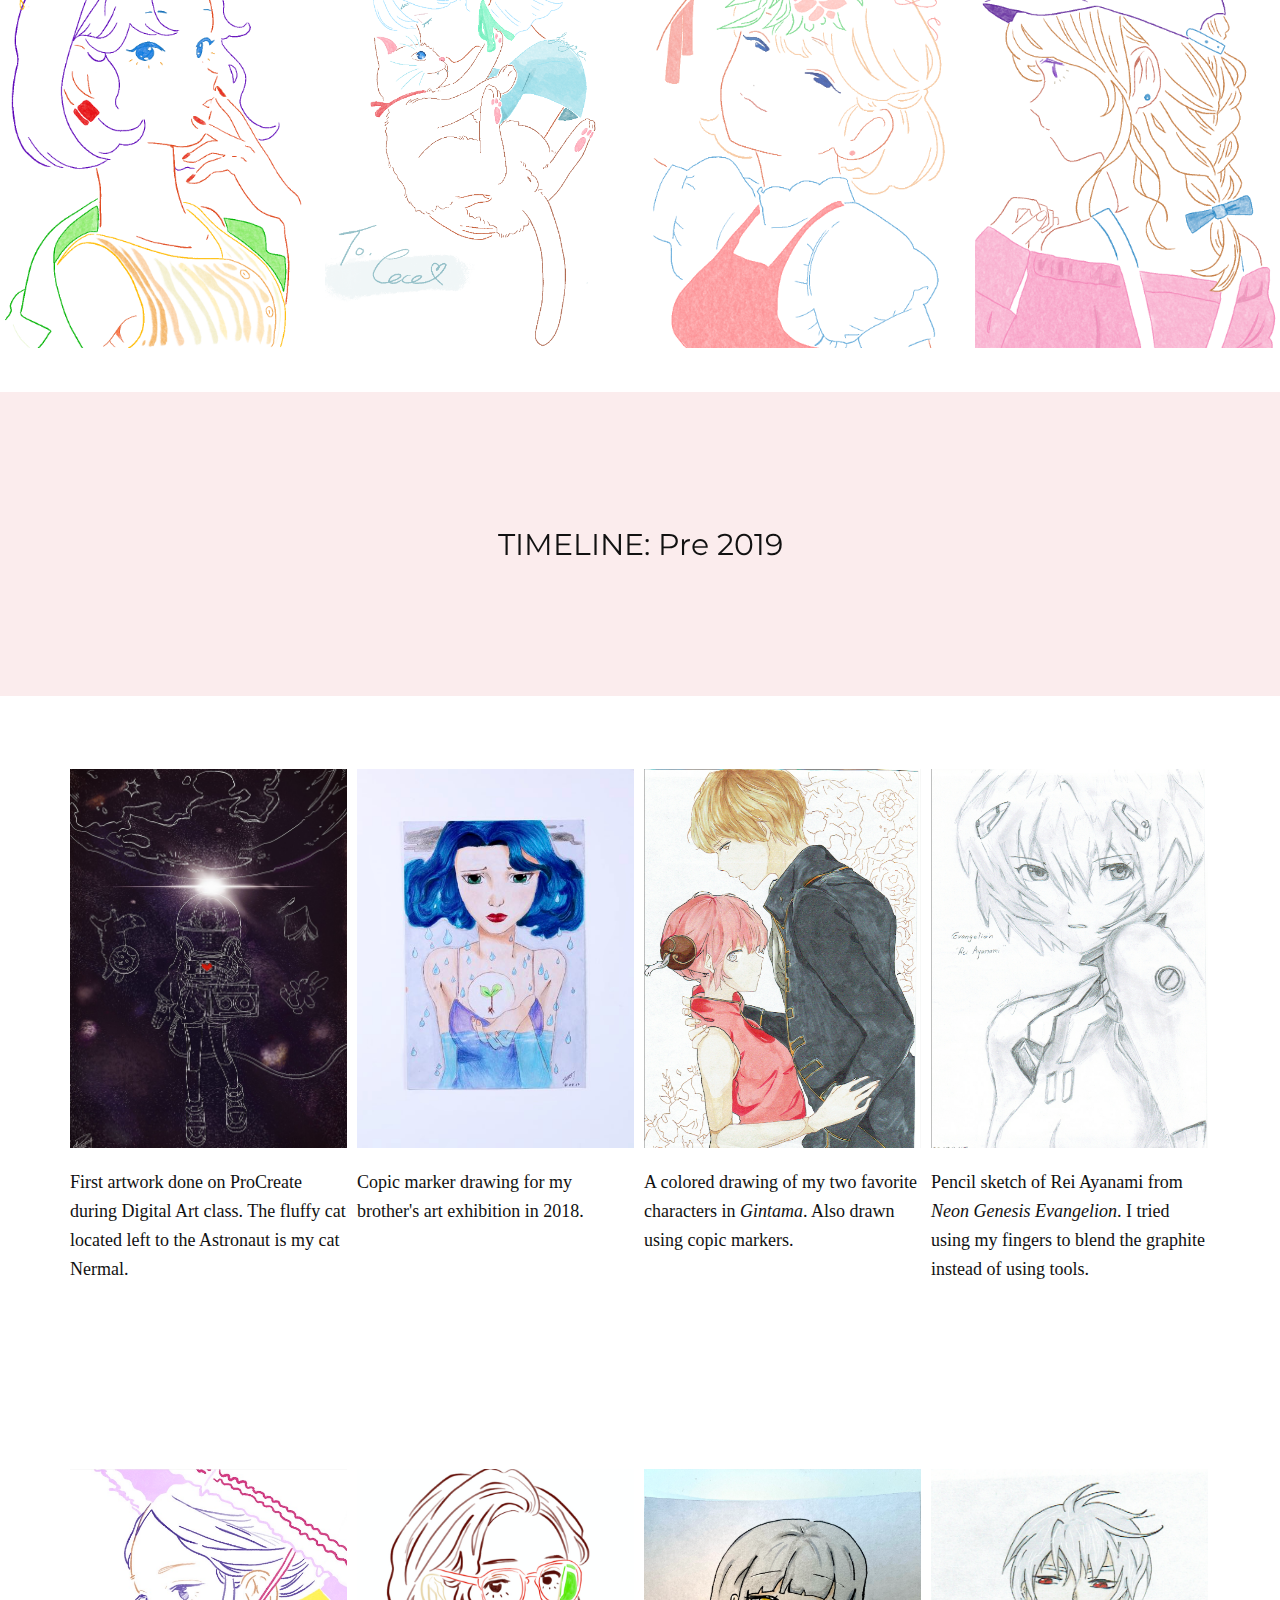
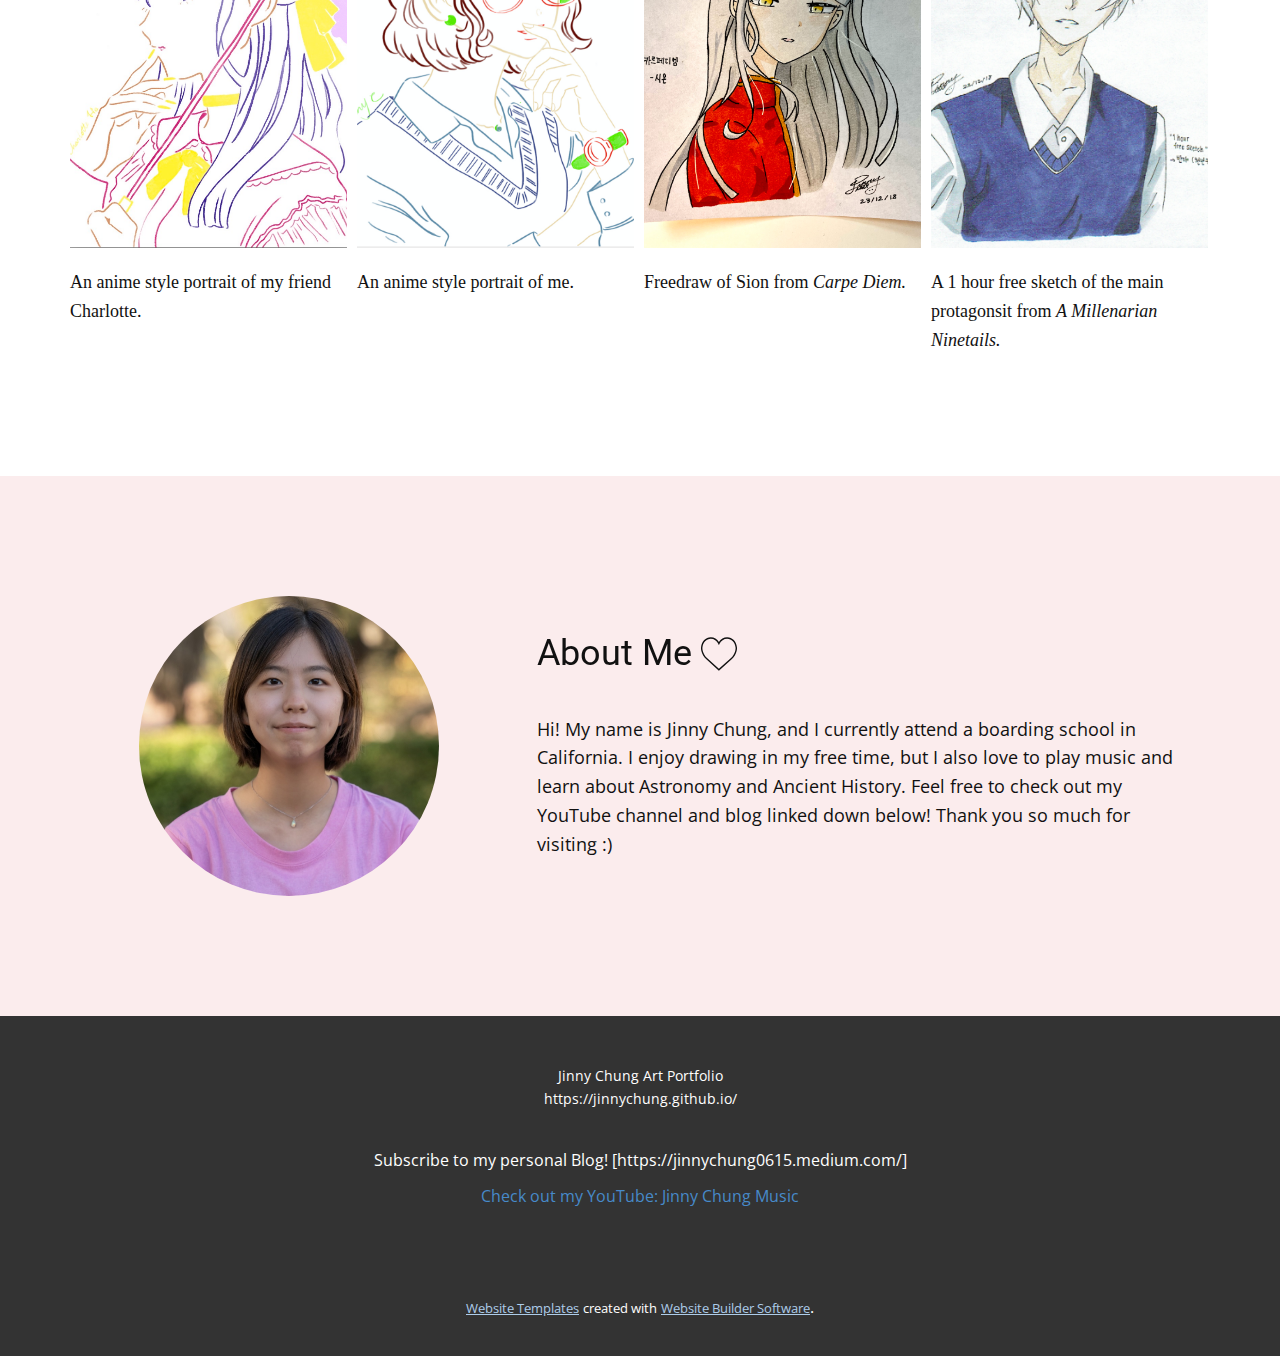
<file: Page-1.html>
<!DOCTYPE html>
<html style="font-size: 16px;">
  <head>
    <meta name="viewport" content="width=device-width, initial-scale=1.0">
    <meta charset="utf-8">
    <meta name="keywords" content="Jinny Chung Art Portfolio​, INTUITIVE">
    <meta name="description" content="">
    <meta name="page_type" content="np-template-header-footer-from-plugin">
    <title>Page 1</title>
    <link rel="stylesheet" href="nicepage.css" media="screen">
<link rel="stylesheet" href="Page-1.css" media="screen">
    <script class="u-script" type="text/javascript" src="jquery.js" defer=""></script>
    <script class="u-script" type="text/javascript" src="nicepage.js" defer=""></script>
    <meta name="generator" content="Nicepage 3.11.0, nicepage.com">
    <link id="u-theme-google-font" rel="stylesheet" href="https://fonts.googleapis.com/css?family=Roboto:100,100i,300,300i,400,400i,500,500i,700,700i,900,900i|Open+Sans:300,300i,400,400i,600,600i,700,700i,800,800i">
    <link id="u-page-google-font" rel="stylesheet" href="https://fonts.googleapis.com/css?family=Montserrat:100,100i,200,200i,300,300i,400,400i,500,500i,600,600i,700,700i,800,800i,900,900i|Playfair+Display:400,400i,500,500i,600,600i,700,700i,800,800i,900,900i">
    
    
    
    
    
    
    
    
    
    
    <script type="application/ld+json">{
		"@context": "http://schema.org",
		"@type": "Organization",
		"name": "",
		"url": "index.html"
}</script>
    <meta property="og:title" content="Page 1">
    <meta property="og:type" content="website">
    <meta name="theme-color" content="#478ac9">
    <link rel="canonical" href="index.html">
    <meta property="og:url" content="index.html">
  </head>
  <body class="u-body"><header class="u-clearfix u-header u-header" id="sec-f2a5"><div class="u-clearfix u-sheet u-sheet-1">
        <nav class="u-menu u-menu-dropdown u-offcanvas u-menu-1">
          <div class="menu-collapse" style="font-size: 1rem; letter-spacing: 0px;">
            <a class="u-button-style u-custom-left-right-menu-spacing u-custom-padding-bottom u-custom-top-bottom-menu-spacing u-nav-link u-text-active-palette-1-base u-text-hover-palette-2-base" href="#">
              <svg><use xmlns:xlink="http://www.w3.org/1999/xlink" xlink:href="#menu-hamburger"></use></svg>
              <svg version="1.1" xmlns="http://www.w3.org/2000/svg" xmlns:xlink="http://www.w3.org/1999/xlink"><defs><symbol id="menu-hamburger" viewBox="0 0 16 16" style="width: 16px; height: 16px;"><rect y="1" width="16" height="2"></rect><rect y="7" width="16" height="2"></rect><rect y="13" width="16" height="2"></rect>
</symbol>
</defs></svg>
            </a>
          </div>
          <div class="u-nav-container">
            <ul class="u-nav u-unstyled u-nav-1"><li class="u-nav-item"><a class="u-button-style u-nav-link u-text-active-palette-1-base u-text-hover-palette-2-base" href="Page-1.html" style="padding: 10px 20px;">Page 1</a>
</li></ul>
          </div>
          <div class="u-nav-container-collapse">
            <div class="u-black u-container-style u-inner-container-layout u-opacity u-opacity-95 u-sidenav">
              <div class="u-sidenav-overflow">
                <div class="u-menu-close"></div>
                <ul class="u-align-center u-nav u-popupmenu-items u-unstyled u-nav-2"><li class="u-nav-item"><a class="u-button-style u-nav-link" href="Page-1.html">Page 1</a>
</li></ul>
              </div>
            </div>
            <div class="u-black u-menu-overlay u-opacity u-opacity-70"></div>
          </div>
        </nav>
        <h1 class="u-align-center u-custom-font u-font-playfair-display u-text u-title u-text-1">Jinny Chung Art Portfolio </h1>
      </div></header>
    <section class="u-clearfix u-section-1" id="sec-72ce">
      <div class="u-clearfix u-expanded-width u-gutter-6 u-layout-wrap u-layout-wrap-1">
        <div class="u-layout">
          <div class="u-layout-col">
            <div class="u-size-30">
              <div class="u-layout-row">
                <div class="u-container-style u-image u-layout-cell u-left-cell u-size-20 u-image-1" src="" data-image-width="716" data-image-height="1098">
                  <div class="u-container-layout u-valign-middle u-container-layout-1"></div>
                </div>
                <div class="u-align-center u-container-style u-gradient u-layout-cell u-size-20 u-layout-cell-2" src="">
                  <div class="u-container-layout u-container-layout-2"><span class="u-border-2 u-border-palette-1-base u-icon u-icon-circle u-spacing-10 u-text-palette-2-light-2 u-icon-1"><svg class="u-svg-link" preserveAspectRatio="xMidYMin slice" viewBox="0 0 52.966 52.966" style=""><use xmlns:xlink="http://www.w3.org/1999/xlink" xlink:href="#svg-87c8"></use></svg><svg class="u-svg-content" viewBox="0 0 52.966 52.966" x="0px" y="0px" id="svg-87c8" style="enable-background:new 0 0 52.966 52.966;"><circle style="fill:#57ABC1;" cx="21.983" cy="21" r="20"></circle><line style="fill:none;stroke:#556080;stroke-width:2;stroke-linecap:round;stroke-miterlimit:10;" x1="35.437" y1="35.798" x2="50.983" y2="51.966"></line><path style="fill:#7CCBD8;" d="M3.002,27.253c0.848,2.582,2.24,5.018,4.167,7.146L35.382,6.186
	c-2.129-1.928-4.564-3.319-7.146-4.167L3.002,27.253z"></path><path style="fill:#556080;" d="M21.983,42c-11.58,0-21-9.42-21-21s9.42-21,21-21s21,9.42,21,21S33.562,42,21.983,42z M21.983,2
	c-10.477,0-19,8.523-19,19s8.523,19,19,19s19-8.523,19-19S32.459,2,21.983,2z"></path></svg></span>
                    <h2 class="u-custom-font u-font-montserrat u-text u-text-1" data-animation-name="flash" data-animation-duration="1000" data-animation-delay="0" data-animation-direction="">Most Recent Drawings From 2021</h2>
                    <p class="u-text u-text-2">Newly updated! Digitally drawn.</p>
                    <div class="u-shape u-shape-svg u-text-palette-2-light-2 u-shape-1">
                      <svg class="u-svg-link" preserveAspectRatio="none" viewBox="0 0 160 40" style=""><use xmlns:xlink="http://www.w3.org/1999/xlink" xlink:href="#svg-07c0"></use></svg>
                      <svg class="u-svg-content" viewBox="0 0 160 40" x="0px" y="0px" id="svg-07c0"><path d="M60,20C60,9.1,69.1,0,80,0s20,9.1,20,20s-9.1,20-20,20S60,30.9,60,20z M0,20C0,9.1,9.1,0,20,0s20,9.1,20,20s-9.1,20-20,20
	S0,30.9,0,20z M120,20c0-10.9,9.1-20,20-20s20,9.1,20,20s-9.1,20-20,20S120,30.9,120,20z"></path></svg>
                    </div>
                  </div>
                </div>
                <div class="u-container-style u-image u-layout-cell u-right-cell u-size-20 u-image-2" src="" data-image-width="716" data-image-height="1098">
                  <div class="u-container-layout u-valign-middle u-container-layout-3"></div>
                </div>
              </div>
            </div>
            <div class="u-size-30">
              <div class="u-layout-row">
                <div class="u-align-center u-container-style u-layout-cell u-left-cell u-palette-2-light-3 u-size-20 u-layout-cell-4" src="">
                  <div class="u-container-layout u-container-layout-4">
                    <h3 class="u-custom-font u-font-montserrat u-text u-text-3">Cate Art Relay</h3>
                    <p class="u-text u-text-4">Keywords: Moon, Sky, Girl</p>
                  </div>
                </div>
                <div class="u-container-style u-image u-layout-cell u-size-20 u-image-3" src="" data-image-width="878" data-image-height="894">
                  <div class="u-container-layout u-valign-middle u-container-layout-5"></div>
                </div>
                <div class="u-align-center u-container-style u-layout-cell u-palette-2-light-3 u-right-cell u-size-20 u-layout-cell-6" src="">
                  <div class="u-container-layout u-container-layout-6">
                    <h3 class="u-custom-font u-font-montserrat u-text u-text-5">A Surprise</h3>
                    <p class="u-text u-text-6">The drawing on the left was gifted to a family that took care of me during my stay in Santa Barbara</p>
                  </div>
                </div>
              </div>
            </div>
          </div>
        </div>
      </div>
    </section>
    <section class="u-align-center u-clearfix u-section-2" id="sec-24c0">
      <div class="u-clearfix u-sheet u-sheet-1">
        <h2 class="u-custom-font u-font-montserrat u-text u-text-1">Simple Portraits</h2>
        <p class="u-text u-text-2">A style I've developed and enjoyed drawing since 2019. Simple colorful lines and occasional patterns.</p>
        <div class="u-expanded-width u-gallery u-layout-grid u-lightbox u-show-text-on-hover u-gallery-1">
          <div class="u-gallery-inner u-gallery-inner-1">
            <div class="u-effect-fade u-gallery-item">
              <div class="u-back-slide" data-image-width="876" data-image-height="897">
                <img class="u-back-image u-expanded" src="images/E3CA2823-BF4E-4B06-A2A4-D0084E6E9986_1_105_c.jpeg">
              </div>
              <div class="u-over-slide u-shading u-over-slide-1">
                <h3 class="u-gallery-heading"></h3>
                <p class="u-gallery-text"></p>
              </div>
            </div>
            <div class="u-effect-fade u-gallery-item">
              <div class="u-back-slide" data-image-width="882" data-image-height="891">
                <img class="u-back-image u-expanded" src="images/353E44FB-CD3F-4562-83B0-5E967A807AAD_1_105_c.jpeg">
              </div>
              <div class="u-over-slide u-shading u-over-slide-2">
                <h3 class="u-gallery-heading"></h3>
                <p class="u-gallery-text"></p>
              </div>
            </div>
            <div class="u-effect-fade u-gallery-item">
              <div class="u-back-slide" data-image-width="884" data-image-height="888">
                <img class="u-back-image u-expanded" src="images/74F6C46B-654E-4694-B9C2-20DD27020217_1_105_c.jpeg">
              </div>
              <div class="u-over-slide u-shading u-over-slide-3">
                <h3 class="u-gallery-heading"></h3>
                <p class="u-gallery-text"></p>
              </div>
            </div>
          </div>
        </div>
      </div>
    </section>
    <section class="u-clearfix u-valign-middle u-section-3" id="sec-30c1">
      <div class="u-expanded-width u-gallery u-layout-grid u-lightbox u-show-text-on-hover u-gallery-1">
        <div class="u-gallery-inner u-gallery-inner-1">
          <div class="u-effect-fade u-gallery-item">
            <div class="u-back-slide" data-image-width="734" data-image-height="1069">
              <img class="u-back-image u-expanded" src="images/EA26F9D1-31EA-4E94-ABBF-38AD8B9D9531_1_105_c.jpeg">
            </div>
            <div class="u-over-slide u-shading u-over-slide-1">
              <h3 class="u-gallery-heading"></h3>
              <p class="u-gallery-text"></p>
            </div>
          </div>
          <div class="u-effect-fade u-gallery-item">
            <div class="u-back-slide" data-image-width="737" data-image-height="1067">
              <img class="u-back-image u-expanded" src="images/B2183351-C79C-4EC5-A0B4-92CA3FE1AA76_1_105_c.jpeg">
            </div>
            <div class="u-over-slide u-shading u-over-slide-2">
              <h3 class="u-gallery-heading"></h3>
              <p class="u-gallery-text"></p>
            </div>
          </div>
          <div class="u-effect-fade u-gallery-item">
            <div class="u-back-slide" data-image-width="734" data-image-height="1071">
              <img class="u-back-image u-expanded" src="images/B9A172B0-42F3-4341-A2FB-4208F73A1E24_1_105_c.jpeg">
            </div>
            <div class="u-over-slide u-shading u-over-slide-3">
              <h3 class="u-gallery-heading"></h3>
              <p class="u-gallery-text"></p>
            </div>
          </div>
          <div class="u-effect-fade u-gallery-item">
            <div class="u-back-slide" data-image-width="746" data-image-height="1054">
              <img class="u-back-image u-expanded" src="images/22FD7D6F-9EF9-41F1-A598-83140E79465C_1_105_c.jpeg">
            </div>
            <div class="u-over-slide u-shading u-over-slide-4">
              <h3 class="u-gallery-heading"></h3>
              <p class="u-gallery-text"></p>
            </div>
          </div>
        </div>
      </div>
    </section>
    <section class="u-align-center u-clearfix u-section-4" id="carousel_10d6">
      <div class="u-clearfix u-sheet u-sheet-1">
        <div class="u-expanded-width u-gallery u-layout-grid u-lightbox u-show-text-on-hover u-gallery-1">
          <div class="u-gallery-inner u-gallery-inner-1">
            <div class="u-effect-fade u-gallery-item">
              <div class="u-back-slide" data-image-width="1200" data-image-height="1200">
                <img class="u-back-image u-expanded" src="images/368A279C-63CD-40A4-AA1E-21C13D380C4E.jpeg">
              </div>
              <div class="u-over-slide u-shading u-over-slide-1">
                <h3 class="u-gallery-heading"></h3>
                <p class="u-gallery-text"></p>
              </div>
            </div>
            <div class="u-effect-fade u-gallery-item">
              <div class="u-back-slide" data-image-width="1200" data-image-height="1200">
                <img class="u-back-image u-expanded" src="images/930BCC51-B65E-4FCB-AEDF-F7384CA8B377.jpeg">
              </div>
              <div class="u-over-slide u-shading u-over-slide-2">
                <h3 class="u-gallery-heading"></h3>
                <p class="u-gallery-text"></p>
              </div>
            </div>
            <div class="u-effect-fade u-gallery-item">
              <div class="u-back-slide" data-image-width="1200" data-image-height="1200">
                <img class="u-back-image u-expanded" src="images/D98B4441-9637-45A5-8489-07F9E52E899E.jpeg">
              </div>
              <div class="u-over-slide u-shading u-over-slide-3">
                <h3 class="u-gallery-heading"></h3>
                <p class="u-gallery-text"></p>
              </div>
            </div>
          </div>
        </div>
      </div>
    </section>
    <section class="u-clearfix u-valign-middle u-section-5" id="sec-10f7">
      <div class="u-expanded-width u-gallery u-layout-grid u-lightbox u-show-text-on-hover u-gallery-1">
        <div class="u-gallery-inner u-gallery-inner-1">
          <div class="u-effect-fade u-gallery-item">
            <div class="u-back-slide" data-image-width="834" data-image-height="1188">
              <img class="u-back-image u-expanded" src="images/Untitled_Artwork1.png">
            </div>
            <div class="u-over-slide u-shading u-over-slide-1">
              <h3 class="u-gallery-heading"></h3>
              <p class="u-gallery-text"></p>
            </div>
          </div>
          <div class="u-effect-fade u-gallery-item">
            <div class="u-back-slide" data-image-width="1187" data-image-height="1497">
              <img class="u-back-image u-expanded" src="images/Untitled_Artwork4.png">
            </div>
            <div class="u-over-slide u-shading u-over-slide-2">
              <h3 class="u-gallery-heading"></h3>
              <p class="u-gallery-text"></p>
            </div>
          </div>
          <div class="u-effect-fade u-gallery-item">
            <div class="u-back-slide" data-image-width="832" data-image-height="1202">
              <img class="u-back-image u-expanded" src="images/Untitled_Artwork3.png">
            </div>
            <div class="u-over-slide u-shading u-over-slide-3">
              <h3 class="u-gallery-heading"></h3>
              <p class="u-gallery-text"></p>
            </div>
          </div>
          <div class="u-effect-fade u-gallery-item">
            <div class="u-back-slide" data-image-width="826" data-image-height="1203">
              <img class="u-back-image u-expanded" src="images/Untitled_Artwork2.png">
            </div>
            <div class="u-over-slide u-shading u-over-slide-4">
              <h3 class="u-gallery-heading"></h3>
              <p class="u-gallery-text"></p>
            </div>
          </div>
        </div>
      </div>
    </section>
    <section class="u-clearfix u-palette-2-light-3 u-section-6" id="sec-4950">
      <div class="u-clearfix u-sheet u-sheet-1">
        <h3 class="u-align-center u-custom-font u-font-montserrat u-text u-text-1" data-animation-name="zoomIn" data-animation-duration="1000" data-animation-delay="0" data-animation-direction="">TIMELINE: Pre 2019</h3>
      </div>
    </section>
    <section class="u-align-left u-clearfix u-section-7" id="carousel_921e">
      <div class="u-clearfix u-sheet u-valign-middle u-sheet-1">
        <div class="u-expanded-width u-list u-repeater u-list-1">
          <div class="u-container-style u-list-item u-repeater-item">
            <div class="u-container-layout u-similar-container u-container-layout-1">
              <img src="images/IMG_2819.JPG" alt="" class="u-expanded-width u-image u-image-default u-image-1">
              <p class="u-custom-font u-font-georgia u-text u-text-1">First artwork done on ProCreate during Digital Art class. The fluffy cat located left to the Astronaut is my cat Nermal.</p>
            </div>
          </div>
          <div class="u-container-style u-list-item u-repeater-item">
            <div class="u-container-layout u-similar-container u-container-layout-2">
              <img src="images/IMG_2776.jpg" alt="" class="u-expanded-width u-image u-image-default u-image-2">
              <p class="u-custom-font u-font-georgia u-text u-text-2">Copic marker drawing for my brother's art exhibition in 2018.</p>
            </div>
          </div>
          <div class="u-container-style u-list-item u-repeater-item">
            <div class="u-container-layout u-similar-container u-container-layout-3">
              <img src="images/ScreenShot2021-01-24at6.46.18PM.png" alt="" class="u-expanded-width u-image u-image-default u-image-3">
              <p class="u-custom-font u-font-georgia u-text u-text-3">A colored drawing of my two favorite characters in <span style="font-style: italic;">Gintama</span>. Also drawn using copic markers.
              </p>
            </div>
          </div>
          <div class="u-container-style u-list-item u-repeater-item">
            <div class="u-container-layout u-similar-container u-container-layout-4">
              <img src="images/ScreenShot2021-01-24at6.46.42PM.png" alt="" class="u-expanded-width u-image u-image-default u-image-4">
              <p class="u-custom-font u-font-georgia u-text u-text-4">Pencil sketch of Rei Ayanami from <span style="font-style: italic;">Neon Genesis Evangelion</span>. I tried using my fingers to blend the graphite instead of using tools.
              </p>
            </div>
          </div>
        </div>
      </div>
    </section>
    <section class="u-align-left u-clearfix u-section-8" id="carousel_ea84">
      <div class="u-clearfix u-sheet u-valign-middle u-sheet-1">
        <div class="u-expanded-width u-list u-repeater u-list-1">
          <div class="u-container-style u-list-item u-repeater-item">
            <div class="u-container-layout u-similar-container u-valign-top u-container-layout-1">
              <img src="images/ScreenShot2021-01-24at6.48.02PM.png" alt="" class="u-expanded-width u-image u-image-default u-image-1">
              <p class="u-custom-font u-font-georgia u-text u-text-1">An anime style portrait of my friend Charlotte.</p>
            </div>
          </div>
          <div class="u-container-style u-list-item u-repeater-item">
            <div class="u-container-layout u-similar-container u-valign-top u-container-layout-2">
              <img src="images/ScreenShot2021-01-24at6.48.19PM.png" alt="" class="u-expanded-width u-image u-image-default u-image-2">
              <p class="u-custom-font u-font-georgia u-text u-text-2">An anime style portrait of me.</p>
            </div>
          </div>
          <div class="u-container-style u-list-item u-repeater-item">
            <div class="u-container-layout u-similar-container u-valign-top u-container-layout-3">
              <img src="images/ScreenShot2021-01-24at6.55.21PM.png" alt="" class="u-expanded-width u-image u-image-default u-image-3">
              <p class="u-custom-font u-font-georgia u-text u-text-3">Freedraw of Sion from <span style="font-style: italic;">Carpe Diem.</span>
              </p>
            </div>
          </div>
          <div class="u-container-style u-list-item u-repeater-item">
            <div class="u-container-layout u-similar-container u-valign-top u-container-layout-4">
              <img src="images/ScreenShot2021-01-24at6.55.43PM.png" alt="" class="u-expanded-width u-image u-image-default u-image-4">
              <p class="u-custom-font u-font-georgia u-text u-text-4">A 1 hour free sketch of the main protagonsit from&nbsp;<span style="font-style: italic;">A Millenarian Ninetails.</span>
              </p>
            </div>
          </div>
        </div>
      </div>
    </section>
    <section class="u-clearfix u-palette-2-light-3 u-section-9" id="sec-a2da">
      <div class="u-clearfix u-sheet u-sheet-1">
        <div class="u-clearfix u-expanded-width u-gutter-0 u-layout-wrap u-layout-wrap-1">
          <div class="u-layout">
            <div class="u-layout-row">
              <div class="u-align-center u-container-style u-layout-cell u-left-cell u-size-23 u-layout-cell-1">
                <div class="u-container-layout u-valign-middle u-container-layout-1">
                  <div alt="" class="u-image u-image-circle u-image-1" src="" data-image-width="1125" data-image-height="1682"></div>
                </div>
              </div>
              <div class="u-align-left u-container-style u-layout-cell u-right-cell u-size-37 u-layout-cell-2">
                <div class="u-container-layout u-container-layout-2">
                  <h2 class="u-text u-text-1" data-animation-name="pulse" data-animation-duration="1000" data-animation-delay="0" data-animation-direction="">About Me&nbsp;<span class="u-icon u-icon-1"><svg class="u-svg-content" viewBox="0 0 51.997 51.997" x="0px" y="0px" style="width: 1em; height: 1em;"><g><path d="M51.911,16.242C51.152,7.888,45.239,1.827,37.839,1.827c-4.93,0-9.444,2.653-11.984,6.905
		c-2.517-4.307-6.846-6.906-11.697-6.906c-7.399,0-13.313,6.061-14.071,14.415c-0.06,0.369-0.306,2.311,0.442,5.478
		c1.078,4.568,3.568,8.723,7.199,12.013l18.115,16.439l18.426-16.438c3.631-3.291,6.121-7.445,7.199-12.014
		C52.216,18.553,51.97,16.611,51.911,16.242z M49.521,21.261c-0.984,4.172-3.265,7.973-6.59,10.985L25.855,47.481L9.072,32.25
		c-3.331-3.018-5.611-6.818-6.596-10.99c-0.708-2.997-0.417-4.69-0.416-4.701l0.015-0.101C2.725,9.139,7.806,3.826,14.158,3.826
		c4.687,0,8.813,2.88,10.771,7.515l0.921,2.183l0.921-2.183c1.927-4.564,6.271-7.514,11.069-7.514
		c6.351,0,11.433,5.313,12.096,12.727C49.938,16.57,50.229,18.264,49.521,21.261z"></path>
</g></svg><img></span>
                  </h2>
                  <p class="u-text u-text-2">Hi! My name is Jinny Chung, and I currently attend a boarding school in California. I enjoy drawing in my free time, but I also love to play music and learn about Astronomy and Ancient History. Feel free to check out my YouTube channel and blog linked down below! Thank you so much for visiting :)</p>
                </div>
              </div>
            </div>
          </div>
        </div>
      </div>
    </section>
    
    
    <footer class="u-align-center u-clearfix u-footer u-grey-80 u-footer" id="sec-fddb"><div class="u-clearfix u-sheet u-sheet-1">
        <p class="u-small-text u-text u-text-variant u-text-1">Jinny Chung Art Portfolio<br>https://jinnychung.github.io/<br>
        </p>
        <div class="u-clearfix u-custom-html u-custom-html-1">
          <style></style>
          <p>Subscribe to my personal Blog! [https://jinnychung0615.medium.com/] </p>
        </div>
        <p class="u-text u-text-2">
          <a class="u-active-none u-border-none u-btn u-button-link u-button-style u-hover-none u-none u-text-palette-1-base u-btn-1" href="https://www.youtube.com/channel/UCVL-jbuJyqJY0MGbyERbIDg" target="_blank">Check out my YouTube: Jinny Chung Music</a>
        </p>
      </div></footer>
    <section class="u-backlink u-clearfix u-grey-80">
      <a class="u-link" href="https://nicepage.com/website-templates" target="_blank">
        <span>Website Templates</span>
      </a>
      <p class="u-text">
        <span>created with</span>
      </p>
      <a class="u-link" href="https://nicepage.com/" target="_blank">
        <span>Website Builder Software</span>
      </a>. 
    </section>
  </body>
</html>
</file>
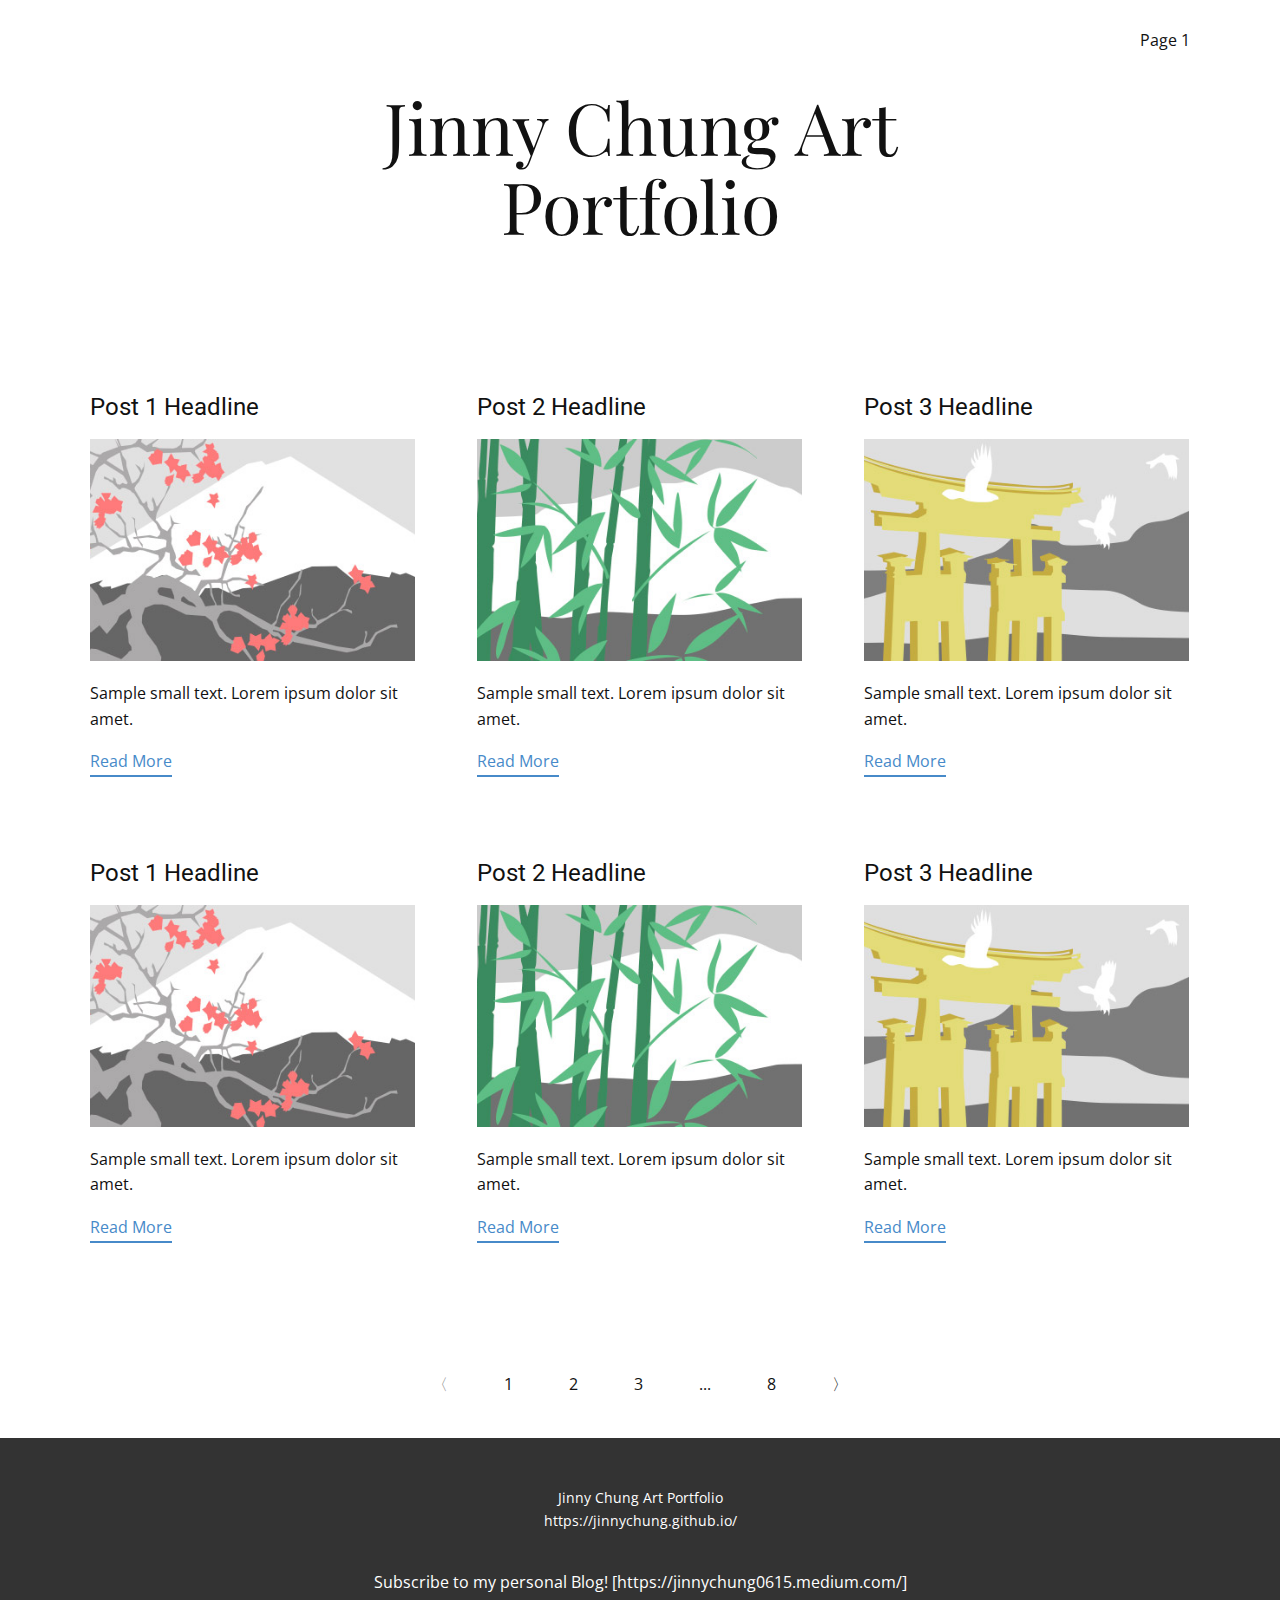
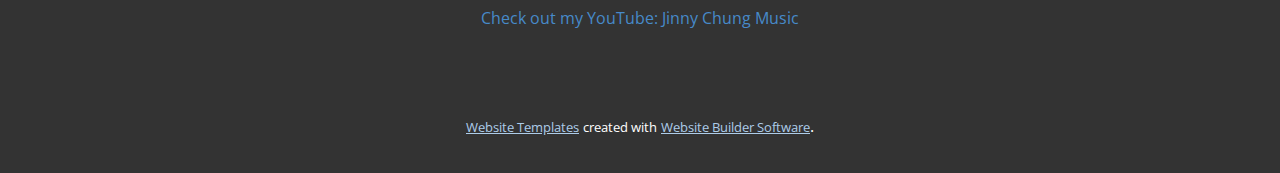
<file: blog/blog.html>
<html style="font-size: 16px;"><head>
    <meta name="viewport" content="width=device-width, initial-scale=1.0">
    <meta charset="utf-8">
    <meta name="keywords" content="Jinny Chung Art Portfolio​">
    <meta name="description" content="">
    <meta name="page_type" content="np-template-header-footer-from-plugin">
    <title>Blog Template</title>
    <link rel="stylesheet" href="../nicepage.css" media="screen">
<link rel="stylesheet" href="../Blog-Template.css" media="screen">
    <script class="u-script" type="text/javascript" src="../jquery.js" defer=""></script>
    <script class="u-script" type="text/javascript" src="../nicepage.js" defer=""></script>
    <meta name="generator" content="Nicepage 3.11.0, nicepage.com">
    <link id="u-theme-google-font" rel="stylesheet" href="https://fonts.googleapis.com/css?family=Roboto:100,100i,300,300i,400,400i,500,500i,700,700i,900,900i|Open+Sans:300,300i,400,400i,600,600i,700,700i,800,800i">
    <link id="u-page-google-font" rel="stylesheet" href="https://fonts.googleapis.com/css?family=Playfair+Display:400,400i,500,500i,600,600i,700,700i,800,800i,900,900i">
    
    
    
    <script type="application/ld+json">{
		"@context": "http://schema.org",
		"@type": "Organization",
		"name": "",
		"url": "index.html"
}</script>
    <meta property="og:title" content="Blog Template">
    <meta property="og:type" content="website">
    <meta name="theme-color" content="#478ac9">
    <link rel="canonical" href="../index.html">
    <meta property="og:url" content="index.html">
  </head>
  <body class="u-body"><header class="u-clearfix u-header u-header" id="sec-f2a5"><div class="u-clearfix u-sheet u-sheet-1">
        <nav class="u-menu u-menu-dropdown u-offcanvas u-menu-1">
          <div class="menu-collapse" style="font-size: 1rem; letter-spacing: 0px;">
            <a class="u-button-style u-custom-left-right-menu-spacing u-custom-padding-bottom u-custom-top-bottom-menu-spacing u-nav-link u-text-active-palette-1-base u-text-hover-palette-2-base" href="#">
              <svg><use xmlns:xlink="http://www.w3.org/1999/xlink" xlink:href="#menu-hamburger"></use></svg>
              <svg version="1.1" xmlns="http://www.w3.org/2000/svg" xmlns:xlink="http://www.w3.org/1999/xlink"><defs><symbol id="menu-hamburger" viewBox="0 0 16 16" style="width: 16px; height: 16px;"><rect y="1" width="16" height="2"></rect><rect y="7" width="16" height="2"></rect><rect y="13" width="16" height="2"></rect>
</symbol>
</defs></svg>
            </a>
          </div>
          <div class="u-nav-container">
            <ul class="u-nav u-unstyled u-nav-1"><li class="u-nav-item"><a class="u-button-style u-nav-link u-text-active-palette-1-base u-text-hover-palette-2-base" href="../Page-1.html" style="padding: 10px 20px;">Page 1</a>
</li></ul>
          </div>
          <div class="u-nav-container-collapse">
            <div class="u-black u-container-style u-inner-container-layout u-opacity u-opacity-95 u-sidenav">
              <div class="u-sidenav-overflow">
                <div class="u-menu-close"></div>
                <ul class="u-align-center u-nav u-popupmenu-items u-unstyled u-nav-2"><li class="u-nav-item"><a class="u-button-style u-nav-link" href="../Page-1.html">Page 1</a>
</li></ul>
              </div>
            </div>
            <div class="u-black u-menu-overlay u-opacity u-opacity-70"></div>
          </div>
        </nav>
        <h1 class="u-align-center u-custom-font u-font-playfair-display u-text u-title u-text-1">Jinny Chung Art Portfolio </h1>
      </div></header>
    <section class="u-clearfix u-section-1" id="sec-f3ec">
      <div class="u-clearfix u-sheet u-valign-middle u-sheet-1"><!--blog--><!--blog_options_json--><!--{"type":"Recent","source":"","tags":"","count":""}--><!--/blog_options_json-->
        <div class="u-blog u-repeater u-repeater-1"><!--blog_post-->
          <div class="u-align-left-lg u-align-left-md u-align-left-sm u-align-left-xs u-blog-post u-repeater-item u-white u-repeater-item-1">
            <div class="u-container-layout u-similar-container u-valign-top u-container-layout-1"><!--blog_post_header-->
              <h4 class="u-blog-control u-text u-text-1">
                <a class="u-post-header-link" href="../blog/post.html"><!--blog_post_header_content-->Post 1 Headline<!--/blog_post_header_content--></a>
              </h4><!--/blog_post_header--><!--blog_post_image-->
              <a class="u-post-header-link" href="../blog/post.html"><img alt="" class="u-blog-control u-image u-image-default u-image-1" src="[data-uri]"></a><!--/blog_post_image--><!--blog_post_content-->
              <div class="u-blog-control u-post-content u-text u-text-2 fr-view">Sample small text. Lorem ipsum dolor sit amet.</div><!--/blog_post_content--><!--blog_post_readmore-->
              <a href="../blog/post.html" class="u-blog-control u-border-2 u-border-palette-1-base u-btn u-btn-rectangle u-button-style u-none u-btn-1"><!--blog_post_readmore_content-->Read More<!--/blog_post_readmore_content--></a><!--/blog_post_readmore-->
            </div>
          </div><div class="u-align-left-lg u-align-left-md u-align-left-sm u-align-left-xs u-blog-post u-repeater-item u-video-cover u-white u-repeater-item-2">
            <div class="u-container-layout u-similar-container u-valign-top u-container-layout-2"><!--blog_post_header-->
              <h4 class="u-blog-control u-text u-text-3">
                <a class="u-post-header-link" href="../blog/post-1.html"><!--blog_post_header_content-->Post 2 Headline<!--/blog_post_header_content--></a>
              </h4><!--/blog_post_header--><!--blog_post_image-->
              <a class="u-post-header-link" href="../blog/post-1.html"><img alt="" class="u-blog-control u-image u-image-default u-image-2" src="[data-uri]"></a><!--/blog_post_image--><!--blog_post_content-->
              <div class="u-blog-control u-post-content u-text u-text-4 fr-view">Sample small text. Lorem ipsum dolor sit amet.</div><!--/blog_post_content--><!--blog_post_readmore-->
              <a href="../blog/post-1.html" class="u-blog-control u-border-2 u-border-palette-1-base u-btn u-btn-rectangle u-button-style u-none u-btn-2"><!--blog_post_readmore_content-->Read More<!--/blog_post_readmore_content--></a><!--/blog_post_readmore-->
            </div>
          </div><div class="u-align-left-lg u-align-left-md u-align-left-sm u-align-left-xs u-blog-post u-repeater-item u-video-cover u-white u-repeater-item-3">
            <div class="u-container-layout u-similar-container u-valign-top u-container-layout-3"><!--blog_post_header-->
              <h4 class="u-blog-control u-text u-text-5">
                <a class="u-post-header-link" href="../blog/post-2.html"><!--blog_post_header_content-->Post 3 Headline<!--/blog_post_header_content--></a>
              </h4><!--/blog_post_header--><!--blog_post_image-->
              <a class="u-post-header-link" href="../blog/post-2.html"><img alt="" class="u-blog-control u-image u-image-default u-image-3" src="[data-uri]"></a><!--/blog_post_image--><!--blog_post_content-->
              <div class="u-blog-control u-post-content u-text u-text-6 fr-view">Sample small text. Lorem ipsum dolor sit amet.</div><!--/blog_post_content--><!--blog_post_readmore-->
              <a href="../blog/post-2.html" class="u-blog-control u-border-2 u-border-palette-1-base u-btn u-btn-rectangle u-button-style u-none u-btn-3"><!--blog_post_readmore_content-->Read More<!--/blog_post_readmore_content--></a><!--/blog_post_readmore-->
            </div>
          </div><div class="u-align-left-lg u-align-left-md u-align-left-sm u-align-left-xs u-blog-post u-repeater-item u-white u-repeater-item-1">
            <div class="u-container-layout u-similar-container u-valign-top u-container-layout-1"><!--blog_post_header-->
              <h4 class="u-blog-control u-text u-text-1">
                <a class="u-post-header-link" href="../blog/post-3.html"><!--blog_post_header_content-->Post 1 Headline<!--/blog_post_header_content--></a>
              </h4><!--/blog_post_header--><!--blog_post_image-->
              <a class="u-post-header-link" href="../blog/post-3.html"><img alt="" class="u-blog-control u-image u-image-default u-image-1" src="[data-uri]"></a><!--/blog_post_image--><!--blog_post_content-->
              <div class="u-blog-control u-post-content u-text u-text-2 fr-view">Sample small text. Lorem ipsum dolor sit amet.</div><!--/blog_post_content--><!--blog_post_readmore-->
              <a href="../blog/post-3.html" class="u-blog-control u-border-2 u-border-palette-1-base u-btn u-btn-rectangle u-button-style u-none u-btn-1"><!--blog_post_readmore_content-->Read More<!--/blog_post_readmore_content--></a><!--/blog_post_readmore-->
            </div>
          </div><div class="u-align-left-lg u-align-left-md u-align-left-sm u-align-left-xs u-blog-post u-repeater-item u-video-cover u-white u-repeater-item-2">
            <div class="u-container-layout u-similar-container u-valign-top u-container-layout-2"><!--blog_post_header-->
              <h4 class="u-blog-control u-text u-text-3">
                <a class="u-post-header-link" href="../blog/post-4.html"><!--blog_post_header_content-->Post 2 Headline<!--/blog_post_header_content--></a>
              </h4><!--/blog_post_header--><!--blog_post_image-->
              <a class="u-post-header-link" href="../blog/post-4.html"><img alt="" class="u-blog-control u-image u-image-default u-image-2" src="[data-uri]"></a><!--/blog_post_image--><!--blog_post_content-->
              <div class="u-blog-control u-post-content u-text u-text-4 fr-view">Sample small text. Lorem ipsum dolor sit amet.</div><!--/blog_post_content--><!--blog_post_readmore-->
              <a href="../blog/post-4.html" class="u-blog-control u-border-2 u-border-palette-1-base u-btn u-btn-rectangle u-button-style u-none u-btn-2"><!--blog_post_readmore_content-->Read More<!--/blog_post_readmore_content--></a><!--/blog_post_readmore-->
            </div>
          </div><div class="u-align-left-lg u-align-left-md u-align-left-sm u-align-left-xs u-blog-post u-repeater-item u-video-cover u-white u-repeater-item-3">
            <div class="u-container-layout u-similar-container u-valign-top u-container-layout-3"><!--blog_post_header-->
              <h4 class="u-blog-control u-text u-text-5">
                <a class="u-post-header-link" href="../blog/post-5.html"><!--blog_post_header_content-->Post 3 Headline<!--/blog_post_header_content--></a>
              </h4><!--/blog_post_header--><!--blog_post_image-->
              <a class="u-post-header-link" href="../blog/post-5.html"><img alt="" class="u-blog-control u-image u-image-default u-image-3" src="[data-uri]"></a><!--/blog_post_image--><!--blog_post_content-->
              <div class="u-blog-control u-post-content u-text u-text-6 fr-view">Sample small text. Lorem ipsum dolor sit amet.</div><!--/blog_post_content--><!--blog_post_readmore-->
              <a href="../blog/post-5.html" class="u-blog-control u-border-2 u-border-palette-1-base u-btn u-btn-rectangle u-button-style u-none u-btn-3"><!--blog_post_readmore_content-->Read More<!--/blog_post_readmore_content--></a><!--/blog_post_readmore-->
            </div>
          </div><!--/blog_post--><!--blog_post-->
          <!--/blog_post--><!--blog_post-->
          <!--/blog_post-->
        </div><!--/blog-->
      </div>
    </section>
    <section class="u-clearfix u-section-2" id="sec-2fff">
      <div class="u-clearfix u-sheet u-sheet-1">
        <ul class="responsive-style1 u-pagination u-unstyled u-pagination-1">
          <li class="disabled prev u-nav-item u-pagination-item">
            <a class="u-button-style u-nav-link" href="#" style="padding: 16px 28px;">〈</a>
          </li>
          <li class="active u-nav-item u-pagination-item">
            <a class="u-button-style u-nav-link" href="#" style="padding: 16px 28px;">1</a>
          </li>
          <li class="u-nav-item u-pagination-item">
            <a class="u-button-style u-nav-link" href="#" style="padding: 16px 28px;">2</a>
          </li>
          <li class="u-nav-item u-pagination-item">
            <a class="u-button-style u-nav-link" href="#" style="padding: 16px 28px;">3</a>
          </li>
          <li class="u-nav-item u-pagination-item u-pagination-separator">
            <a class="u-button-style u-nav-link" href="#" style="padding: 16px 28px;">...</a>
          </li>
          <li class="u-nav-item u-pagination-item">
            <a class="u-button-style u-nav-link" href="#" style="padding: 16px 28px;">8</a>
          </li>
          <li class="next u-nav-item u-pagination-item">
            <a class="u-button-style u-nav-link" href="#" style="padding: 16px 28px;">〉</a>
          </li>
        </ul>
      </div>
    </section>
    
    
    <footer class="u-align-center u-clearfix u-footer u-grey-80 u-footer" id="sec-fddb"><div class="u-clearfix u-sheet u-sheet-1">
        <p class="u-small-text u-text u-text-variant u-text-1">Jinny Chung Art Portfolio<br>https://jinnychung.github.io/<br>
        </p>
        <div class="u-clearfix u-custom-html u-custom-html-1">
          <style></style>
          <p>Subscribe to my personal Blog! [https://jinnychung0615.medium.com/] </p>
        </div>
        <p class="u-text u-text-2">
          <a class="u-active-none u-border-none u-btn u-button-link u-button-style u-hover-none u-none u-text-palette-1-base u-btn-1" href="https://www.youtube.com/channel/UCVL-jbuJyqJY0MGbyERbIDg" target="_blank">Check out my YouTube: Jinny Chung Music</a>
        </p>
      </div></footer>
    <section class="u-backlink u-clearfix u-grey-80">
      <a class="u-link" href="https://nicepage.com/website-templates" target="_blank">
        <span>Website Templates</span>
      </a>
      <p class="u-text">
        <span>created with</span>
      </p>
      <a class="u-link" href="https://nicepage.com/" target="_blank">
        <span>Website Builder Software</span>
      </a>. 
    </section>
  
</body></html>
</file>
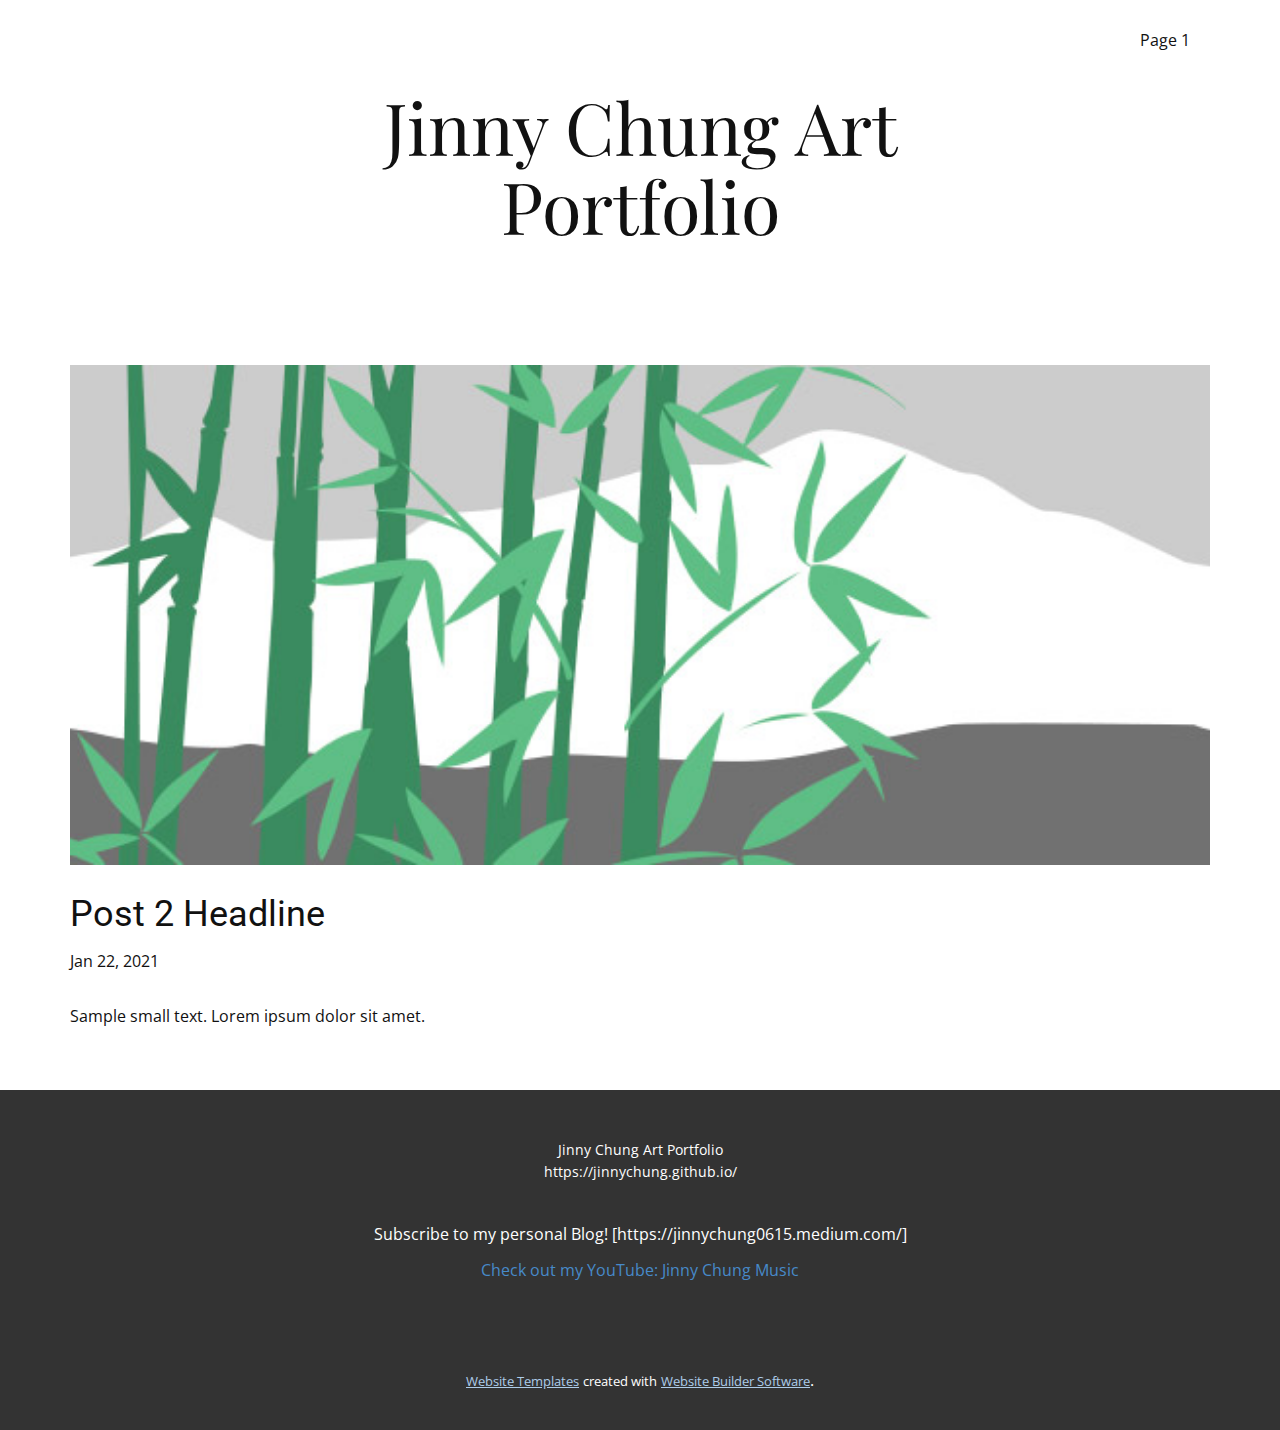
<file: blog/post-1.html>
<!doctype html>
<html style="font-size: 16px;"><head>
    <meta name="viewport" content="width=device-width, initial-scale=1.0">
    <meta charset="utf-8">
    <meta name="keywords" content="Blog Post 1">
    <meta name="description" content="">
    <meta name="page_type" content="np-template-header-footer-from-plugin">
    <title>Post 2 Headline</title>
    <link rel="stylesheet" href="../nicepage.css" media="screen">
<link rel="stylesheet" href="../Post-Template.css" media="screen">
    <script class="u-script" type="text/javascript" src="../jquery.js" defer=""></script>
    <script class="u-script" type="text/javascript" src="../nicepage.js" defer=""></script>
    <meta name="generator" content="Nicepage 3.11.0, nicepage.com">
    <link id="u-theme-google-font" rel="stylesheet" href="https://fonts.googleapis.com/css?family=Roboto:100,100i,300,300i,400,400i,500,500i,700,700i,900,900i|Open+Sans:300,300i,400,400i,600,600i,700,700i,800,800i">
    <link id="u-page-google-font" rel="stylesheet" href="https://fonts.googleapis.com/css?family=Playfair+Display:400,400i,500,500i,600,600i,700,700i,800,800i,900,900i">
    
    
    <script type="application/ld+json">{
		"@context": "http://schema.org",
		"@type": "Organization",
		"name": "",
		"url": "index.html"
}</script>
    <meta property="og:title" content="Post Template">
    <meta property="og:type" content="website">
    <meta name="theme-color" content="#478ac9">
    <link rel="canonical" href="../index.html">
    <meta property="og:url" content="index.html">
  </head>
  <body class="u-body"><header class="u-clearfix u-header u-header" id="sec-f2a5"><div class="u-clearfix u-sheet u-sheet-1">
        <nav class="u-menu u-menu-dropdown u-offcanvas u-menu-1">
          <div class="menu-collapse" style="font-size: 1rem; letter-spacing: 0px;">
            <a class="u-button-style u-custom-left-right-menu-spacing u-custom-padding-bottom u-custom-top-bottom-menu-spacing u-nav-link u-text-active-palette-1-base u-text-hover-palette-2-base" href="#">
              <svg><use xmlns:xlink="http://www.w3.org/1999/xlink" xlink:href="#menu-hamburger"></use></svg>
              <svg version="1.1" xmlns="http://www.w3.org/2000/svg" xmlns:xlink="http://www.w3.org/1999/xlink"><defs><symbol id="menu-hamburger" viewBox="0 0 16 16" style="width: 16px; height: 16px;"><rect y="1" width="16" height="2"></rect><rect y="7" width="16" height="2"></rect><rect y="13" width="16" height="2"></rect>
</symbol>
</defs></svg>
            </a>
          </div>
          <div class="u-nav-container">
            <ul class="u-nav u-unstyled u-nav-1"><li class="u-nav-item"><a class="u-button-style u-nav-link u-text-active-palette-1-base u-text-hover-palette-2-base" href="../Page-1.html" style="padding: 10px 20px;">Page 1</a>
</li></ul>
          </div>
          <div class="u-nav-container-collapse">
            <div class="u-black u-container-style u-inner-container-layout u-opacity u-opacity-95 u-sidenav">
              <div class="u-sidenav-overflow">
                <div class="u-menu-close"></div>
                <ul class="u-align-center u-nav u-popupmenu-items u-unstyled u-nav-2"><li class="u-nav-item"><a class="u-button-style u-nav-link" href="../Page-1.html">Page 1</a>
</li></ul>
              </div>
            </div>
            <div class="u-black u-menu-overlay u-opacity u-opacity-70"></div>
          </div>
        </nav>
        <h1 class="u-align-center u-custom-font u-font-playfair-display u-text u-title u-text-1">Jinny Chung Art Portfolio </h1>
      </div></header>
    <section class="u-clearfix u-section-1" id="sec-052c">
      <div class="u-clearfix u-sheet u-sheet-1">
        <img src="[data-uri]" alt="" class="u-blog-control u-expanded-width u-image u-image-default u-image-1" data-image-width="1080" data-image-height="1080">
        <h2 class="u-blog-control u-custom-font u-expanded-width u-heading-font u-text u-text-1">Post 2 Headline</h2>
        <div class="u-metadata u-metadata-1">
          <span class="u-meta-date u-meta-icon">Jan 22, 2021</span>
          
          
        </div>
        <div class="u-blog-control u-expanded-width-sm u-expanded-width-xl u-expanded-width-xs u-post-content u-text u-text-2 fr-view">
  Sample small text. Lorem ipsum dolor sit amet.
  </div>
      </div>
    </section>
    
    
    <footer class="u-align-center u-clearfix u-footer u-grey-80 u-footer" id="sec-fddb"><div class="u-clearfix u-sheet u-sheet-1">
        <p class="u-small-text u-text u-text-variant u-text-1">Jinny Chung Art Portfolio<br>https://jinnychung.github.io/<br>
        </p>
        <div class="u-clearfix u-custom-html u-custom-html-1">
          <style></style>
          <p>Subscribe to my personal Blog! [https://jinnychung0615.medium.com/] </p>
        </div>
        <p class="u-text u-text-2">
          <a class="u-active-none u-border-none u-btn u-button-link u-button-style u-hover-none u-none u-text-palette-1-base u-btn-1" href="https://www.youtube.com/channel/UCVL-jbuJyqJY0MGbyERbIDg" target="_blank">Check out my YouTube: Jinny Chung Music</a>
        </p>
      </div></footer>
    <section class="u-backlink u-clearfix u-grey-80">
      <a class="u-link" href="https://nicepage.com/website-templates" target="_blank">
        <span>Website Templates</span>
      </a>
      <p class="u-text">
        <span>created with</span>
      </p>
      <a class="u-link" href="https://nicepage.com/" target="_blank">
        <span>Website Builder Software</span>
      </a>. 
    </section>
  
</body></html>
</file>
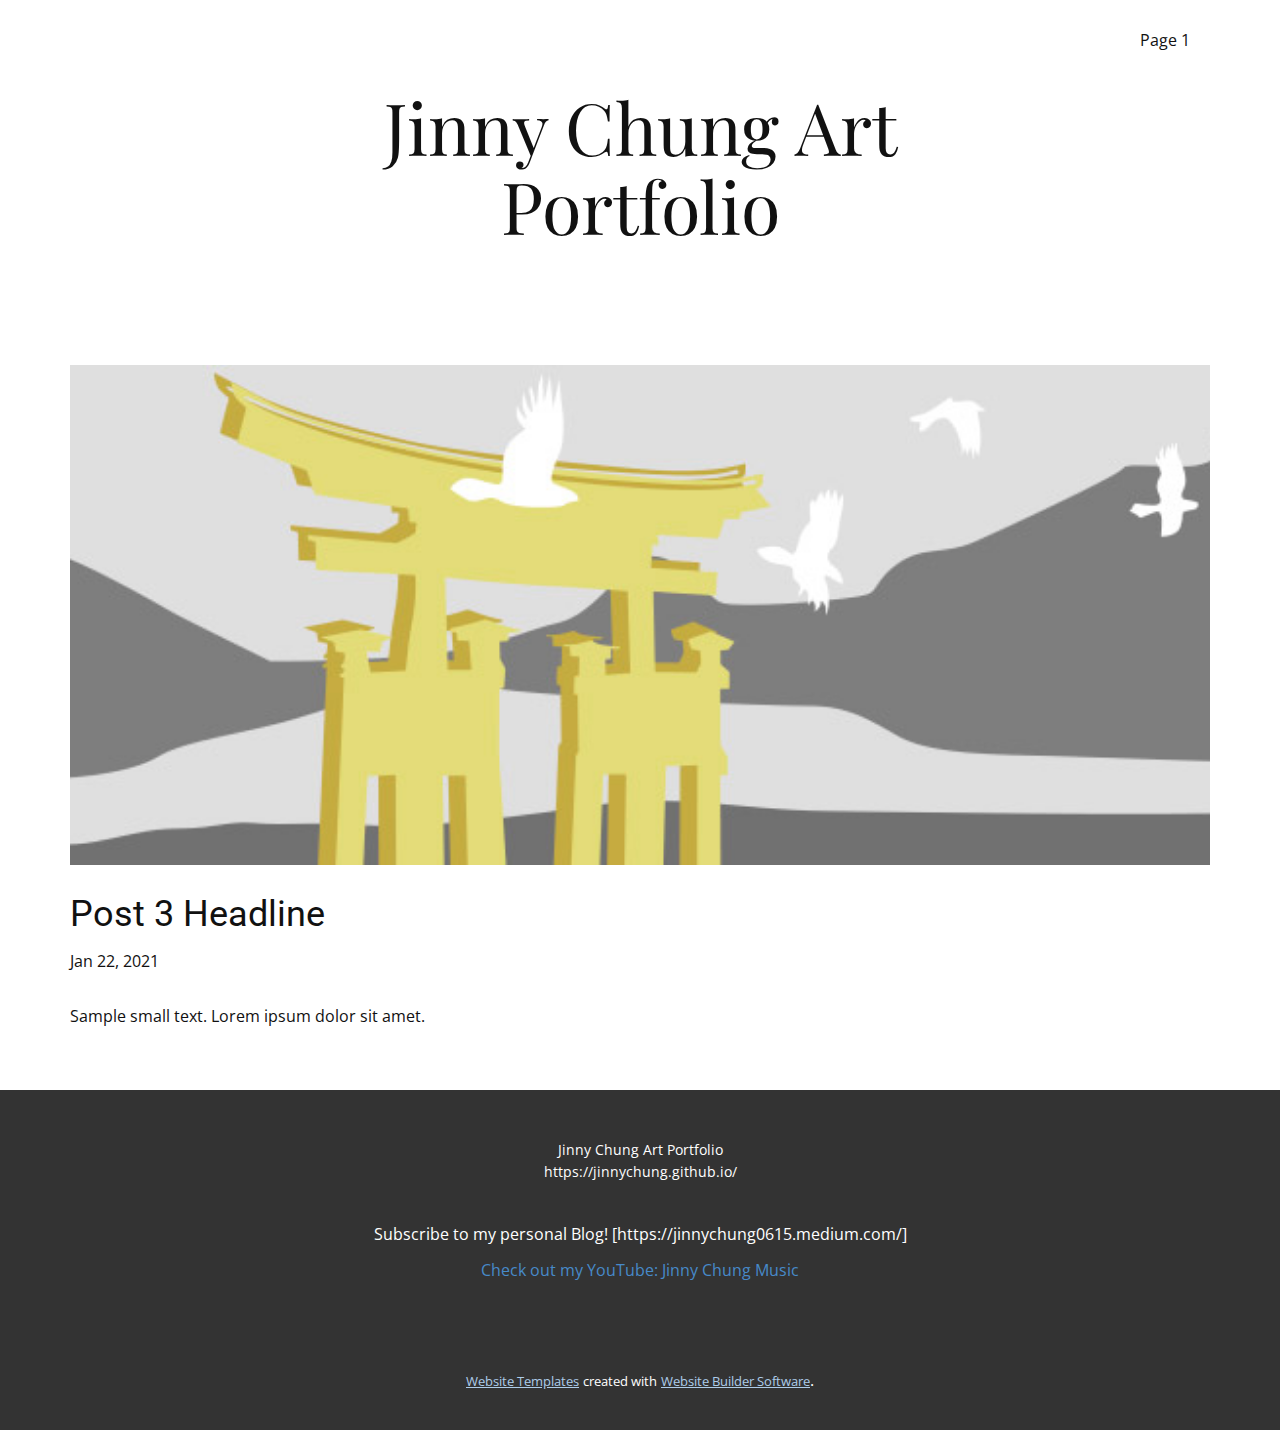
<file: blog/post-2.html>
<!doctype html>
<html style="font-size: 16px;"><head>
    <meta name="viewport" content="width=device-width, initial-scale=1.0">
    <meta charset="utf-8">
    <meta name="keywords" content="Blog Post 1">
    <meta name="description" content="">
    <meta name="page_type" content="np-template-header-footer-from-plugin">
    <title>Post 3 Headline</title>
    <link rel="stylesheet" href="../nicepage.css" media="screen">
<link rel="stylesheet" href="../Post-Template.css" media="screen">
    <script class="u-script" type="text/javascript" src="../jquery.js" defer=""></script>
    <script class="u-script" type="text/javascript" src="../nicepage.js" defer=""></script>
    <meta name="generator" content="Nicepage 3.11.0, nicepage.com">
    <link id="u-theme-google-font" rel="stylesheet" href="https://fonts.googleapis.com/css?family=Roboto:100,100i,300,300i,400,400i,500,500i,700,700i,900,900i|Open+Sans:300,300i,400,400i,600,600i,700,700i,800,800i">
    <link id="u-page-google-font" rel="stylesheet" href="https://fonts.googleapis.com/css?family=Playfair+Display:400,400i,500,500i,600,600i,700,700i,800,800i,900,900i">
    
    
    <script type="application/ld+json">{
		"@context": "http://schema.org",
		"@type": "Organization",
		"name": "",
		"url": "index.html"
}</script>
    <meta property="og:title" content="Post Template">
    <meta property="og:type" content="website">
    <meta name="theme-color" content="#478ac9">
    <link rel="canonical" href="../index.html">
    <meta property="og:url" content="index.html">
  </head>
  <body class="u-body"><header class="u-clearfix u-header u-header" id="sec-f2a5"><div class="u-clearfix u-sheet u-sheet-1">
        <nav class="u-menu u-menu-dropdown u-offcanvas u-menu-1">
          <div class="menu-collapse" style="font-size: 1rem; letter-spacing: 0px;">
            <a class="u-button-style u-custom-left-right-menu-spacing u-custom-padding-bottom u-custom-top-bottom-menu-spacing u-nav-link u-text-active-palette-1-base u-text-hover-palette-2-base" href="#">
              <svg><use xmlns:xlink="http://www.w3.org/1999/xlink" xlink:href="#menu-hamburger"></use></svg>
              <svg version="1.1" xmlns="http://www.w3.org/2000/svg" xmlns:xlink="http://www.w3.org/1999/xlink"><defs><symbol id="menu-hamburger" viewBox="0 0 16 16" style="width: 16px; height: 16px;"><rect y="1" width="16" height="2"></rect><rect y="7" width="16" height="2"></rect><rect y="13" width="16" height="2"></rect>
</symbol>
</defs></svg>
            </a>
          </div>
          <div class="u-nav-container">
            <ul class="u-nav u-unstyled u-nav-1"><li class="u-nav-item"><a class="u-button-style u-nav-link u-text-active-palette-1-base u-text-hover-palette-2-base" href="../Page-1.html" style="padding: 10px 20px;">Page 1</a>
</li></ul>
          </div>
          <div class="u-nav-container-collapse">
            <div class="u-black u-container-style u-inner-container-layout u-opacity u-opacity-95 u-sidenav">
              <div class="u-sidenav-overflow">
                <div class="u-menu-close"></div>
                <ul class="u-align-center u-nav u-popupmenu-items u-unstyled u-nav-2"><li class="u-nav-item"><a class="u-button-style u-nav-link" href="../Page-1.html">Page 1</a>
</li></ul>
              </div>
            </div>
            <div class="u-black u-menu-overlay u-opacity u-opacity-70"></div>
          </div>
        </nav>
        <h1 class="u-align-center u-custom-font u-font-playfair-display u-text u-title u-text-1">Jinny Chung Art Portfolio </h1>
      </div></header>
    <section class="u-clearfix u-section-1" id="sec-052c">
      <div class="u-clearfix u-sheet u-sheet-1">
        <img src="[data-uri]" alt="" class="u-blog-control u-expanded-width u-image u-image-default u-image-1" data-image-width="1080" data-image-height="1080">
        <h2 class="u-blog-control u-custom-font u-expanded-width u-heading-font u-text u-text-1">Post 3 Headline</h2>
        <div class="u-metadata u-metadata-1">
          <span class="u-meta-date u-meta-icon">Jan 22, 2021</span>
          
          
        </div>
        <div class="u-blog-control u-expanded-width-sm u-expanded-width-xl u-expanded-width-xs u-post-content u-text u-text-2 fr-view">
  Sample small text. Lorem ipsum dolor sit amet.
  </div>
      </div>
    </section>
    
    
    <footer class="u-align-center u-clearfix u-footer u-grey-80 u-footer" id="sec-fddb"><div class="u-clearfix u-sheet u-sheet-1">
        <p class="u-small-text u-text u-text-variant u-text-1">Jinny Chung Art Portfolio<br>https://jinnychung.github.io/<br>
        </p>
        <div class="u-clearfix u-custom-html u-custom-html-1">
          <style></style>
          <p>Subscribe to my personal Blog! [https://jinnychung0615.medium.com/] </p>
        </div>
        <p class="u-text u-text-2">
          <a class="u-active-none u-border-none u-btn u-button-link u-button-style u-hover-none u-none u-text-palette-1-base u-btn-1" href="https://www.youtube.com/channel/UCVL-jbuJyqJY0MGbyERbIDg" target="_blank">Check out my YouTube: Jinny Chung Music</a>
        </p>
      </div></footer>
    <section class="u-backlink u-clearfix u-grey-80">
      <a class="u-link" href="https://nicepage.com/website-templates" target="_blank">
        <span>Website Templates</span>
      </a>
      <p class="u-text">
        <span>created with</span>
      </p>
      <a class="u-link" href="https://nicepage.com/" target="_blank">
        <span>Website Builder Software</span>
      </a>. 
    </section>
  
</body></html>
</file>
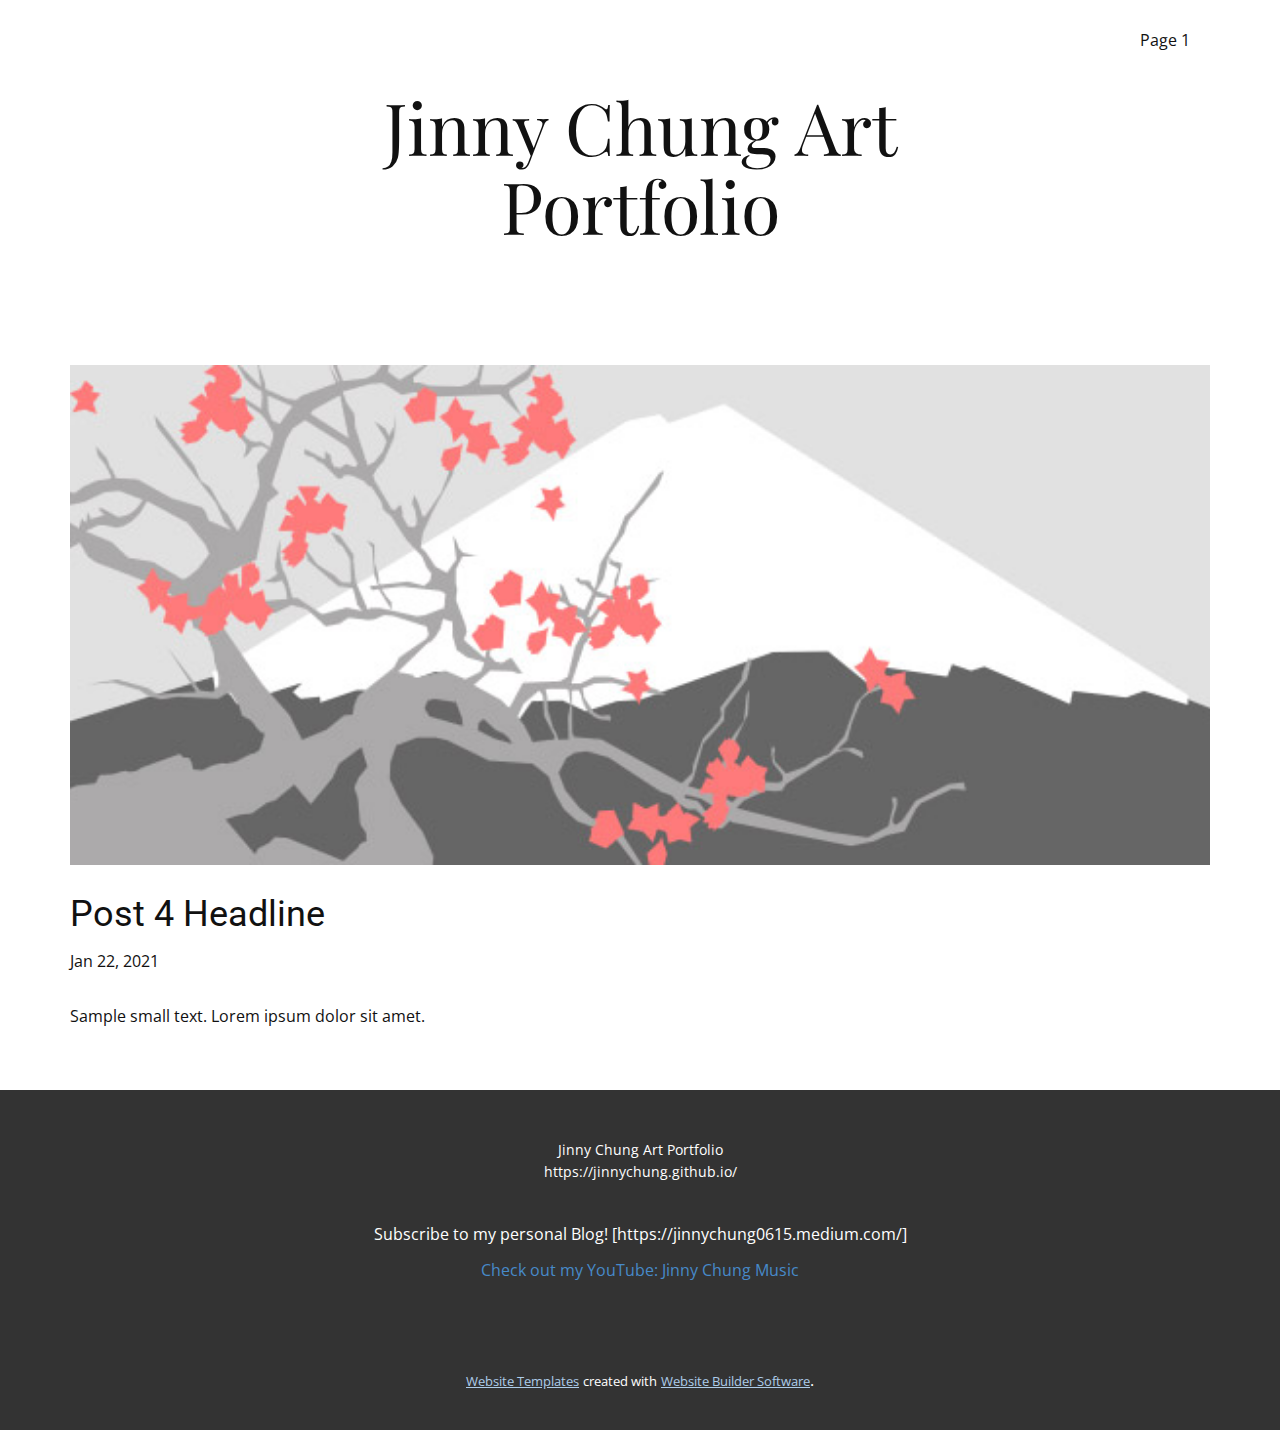
<file: blog/post-3.html>
<!doctype html>
<html style="font-size: 16px;"><head>
    <meta name="viewport" content="width=device-width, initial-scale=1.0">
    <meta charset="utf-8">
    <meta name="keywords" content="Blog Post 1">
    <meta name="description" content="">
    <meta name="page_type" content="np-template-header-footer-from-plugin">
    <title>Post 4 Headline</title>
    <link rel="stylesheet" href="../nicepage.css" media="screen">
<link rel="stylesheet" href="../Post-Template.css" media="screen">
    <script class="u-script" type="text/javascript" src="../jquery.js" defer=""></script>
    <script class="u-script" type="text/javascript" src="../nicepage.js" defer=""></script>
    <meta name="generator" content="Nicepage 3.11.0, nicepage.com">
    <link id="u-theme-google-font" rel="stylesheet" href="https://fonts.googleapis.com/css?family=Roboto:100,100i,300,300i,400,400i,500,500i,700,700i,900,900i|Open+Sans:300,300i,400,400i,600,600i,700,700i,800,800i">
    <link id="u-page-google-font" rel="stylesheet" href="https://fonts.googleapis.com/css?family=Playfair+Display:400,400i,500,500i,600,600i,700,700i,800,800i,900,900i">
    
    
    <script type="application/ld+json">{
		"@context": "http://schema.org",
		"@type": "Organization",
		"name": "",
		"url": "index.html"
}</script>
    <meta property="og:title" content="Post Template">
    <meta property="og:type" content="website">
    <meta name="theme-color" content="#478ac9">
    <link rel="canonical" href="../index.html">
    <meta property="og:url" content="index.html">
  </head>
  <body class="u-body"><header class="u-clearfix u-header u-header" id="sec-f2a5"><div class="u-clearfix u-sheet u-sheet-1">
        <nav class="u-menu u-menu-dropdown u-offcanvas u-menu-1">
          <div class="menu-collapse" style="font-size: 1rem; letter-spacing: 0px;">
            <a class="u-button-style u-custom-left-right-menu-spacing u-custom-padding-bottom u-custom-top-bottom-menu-spacing u-nav-link u-text-active-palette-1-base u-text-hover-palette-2-base" href="#">
              <svg><use xmlns:xlink="http://www.w3.org/1999/xlink" xlink:href="#menu-hamburger"></use></svg>
              <svg version="1.1" xmlns="http://www.w3.org/2000/svg" xmlns:xlink="http://www.w3.org/1999/xlink"><defs><symbol id="menu-hamburger" viewBox="0 0 16 16" style="width: 16px; height: 16px;"><rect y="1" width="16" height="2"></rect><rect y="7" width="16" height="2"></rect><rect y="13" width="16" height="2"></rect>
</symbol>
</defs></svg>
            </a>
          </div>
          <div class="u-nav-container">
            <ul class="u-nav u-unstyled u-nav-1"><li class="u-nav-item"><a class="u-button-style u-nav-link u-text-active-palette-1-base u-text-hover-palette-2-base" href="../Page-1.html" style="padding: 10px 20px;">Page 1</a>
</li></ul>
          </div>
          <div class="u-nav-container-collapse">
            <div class="u-black u-container-style u-inner-container-layout u-opacity u-opacity-95 u-sidenav">
              <div class="u-sidenav-overflow">
                <div class="u-menu-close"></div>
                <ul class="u-align-center u-nav u-popupmenu-items u-unstyled u-nav-2"><li class="u-nav-item"><a class="u-button-style u-nav-link" href="../Page-1.html">Page 1</a>
</li></ul>
              </div>
            </div>
            <div class="u-black u-menu-overlay u-opacity u-opacity-70"></div>
          </div>
        </nav>
        <h1 class="u-align-center u-custom-font u-font-playfair-display u-text u-title u-text-1">Jinny Chung Art Portfolio </h1>
      </div></header>
    <section class="u-clearfix u-section-1" id="sec-052c">
      <div class="u-clearfix u-sheet u-sheet-1">
        <img src="[data-uri]" alt="" class="u-blog-control u-expanded-width u-image u-image-default u-image-1" data-image-width="1080" data-image-height="1080">
        <h2 class="u-blog-control u-custom-font u-expanded-width u-heading-font u-text u-text-1">Post 4 Headline</h2>
        <div class="u-metadata u-metadata-1">
          <span class="u-meta-date u-meta-icon">Jan 22, 2021</span>
          
          
        </div>
        <div class="u-blog-control u-expanded-width-sm u-expanded-width-xl u-expanded-width-xs u-post-content u-text u-text-2 fr-view">
  Sample small text. Lorem ipsum dolor sit amet.
  </div>
      </div>
    </section>
    
    
    <footer class="u-align-center u-clearfix u-footer u-grey-80 u-footer" id="sec-fddb"><div class="u-clearfix u-sheet u-sheet-1">
        <p class="u-small-text u-text u-text-variant u-text-1">Jinny Chung Art Portfolio<br>https://jinnychung.github.io/<br>
        </p>
        <div class="u-clearfix u-custom-html u-custom-html-1">
          <style></style>
          <p>Subscribe to my personal Blog! [https://jinnychung0615.medium.com/] </p>
        </div>
        <p class="u-text u-text-2">
          <a class="u-active-none u-border-none u-btn u-button-link u-button-style u-hover-none u-none u-text-palette-1-base u-btn-1" href="https://www.youtube.com/channel/UCVL-jbuJyqJY0MGbyERbIDg" target="_blank">Check out my YouTube: Jinny Chung Music</a>
        </p>
      </div></footer>
    <section class="u-backlink u-clearfix u-grey-80">
      <a class="u-link" href="https://nicepage.com/website-templates" target="_blank">
        <span>Website Templates</span>
      </a>
      <p class="u-text">
        <span>created with</span>
      </p>
      <a class="u-link" href="https://nicepage.com/" target="_blank">
        <span>Website Builder Software</span>
      </a>. 
    </section>
  
</body></html>
</file>
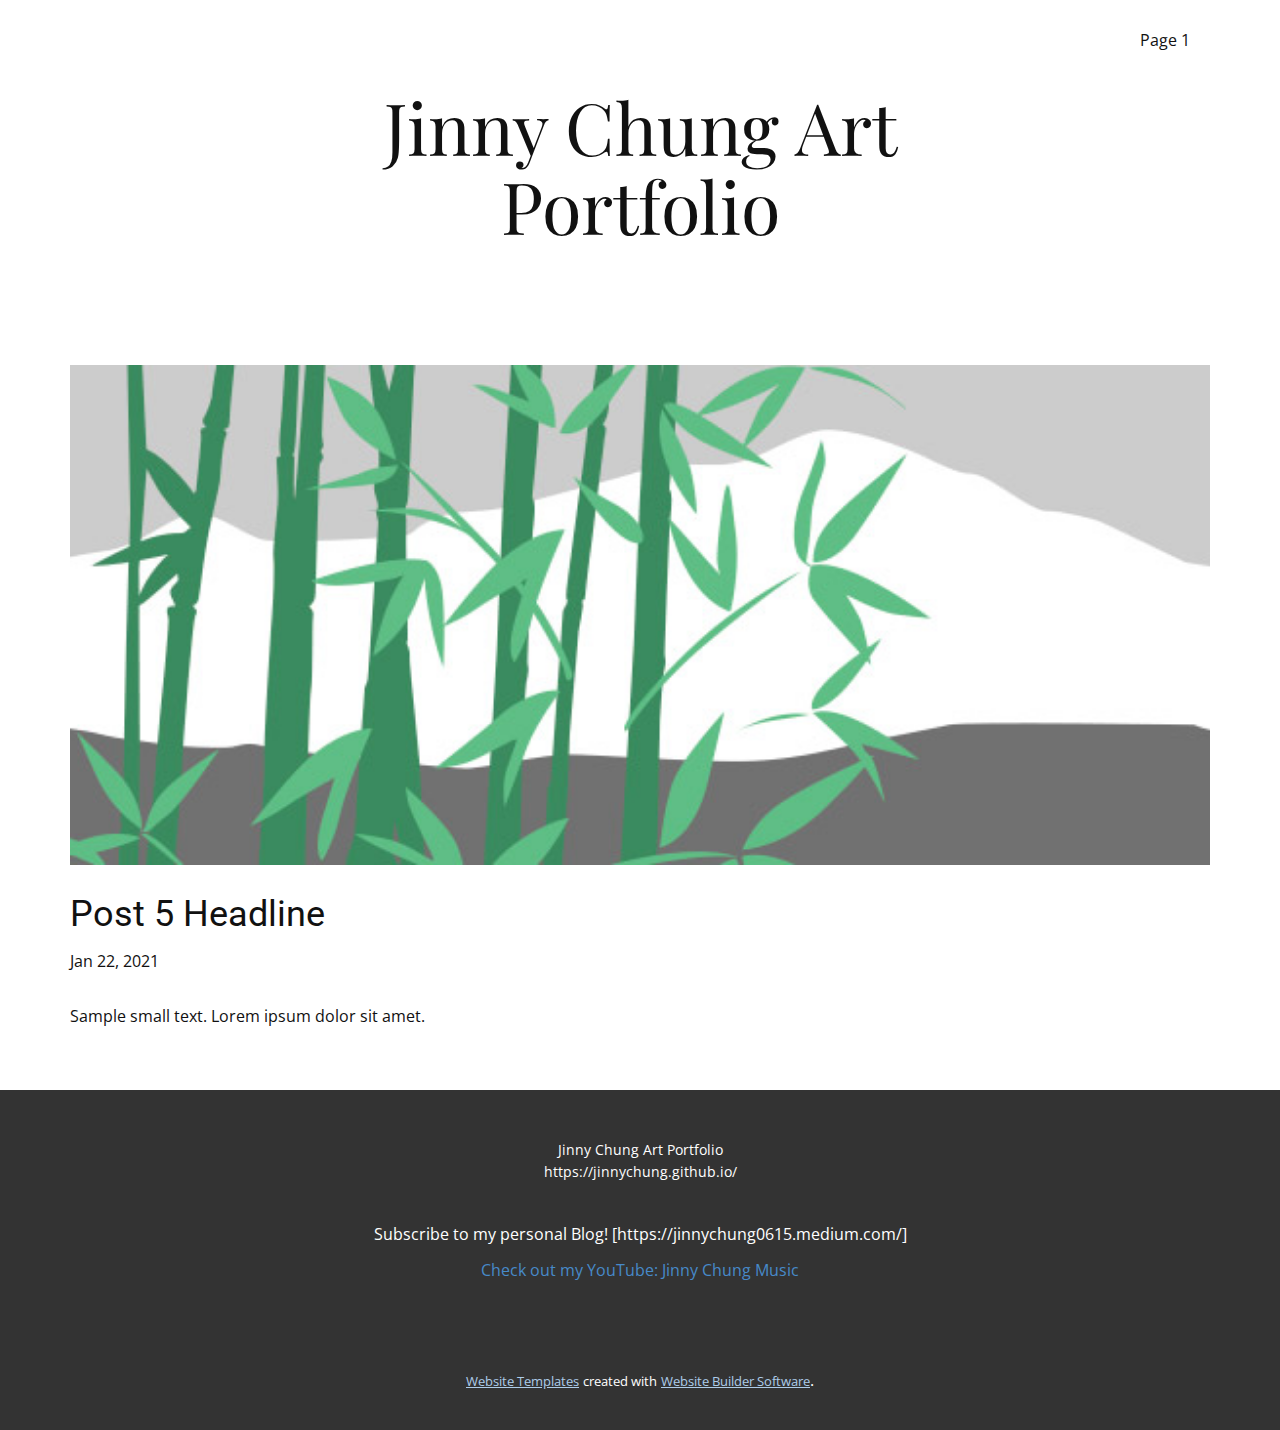
<file: blog/post-4.html>
<!doctype html>
<html style="font-size: 16px;"><head>
    <meta name="viewport" content="width=device-width, initial-scale=1.0">
    <meta charset="utf-8">
    <meta name="keywords" content="Blog Post 1">
    <meta name="description" content="">
    <meta name="page_type" content="np-template-header-footer-from-plugin">
    <title>Post 5 Headline</title>
    <link rel="stylesheet" href="../nicepage.css" media="screen">
<link rel="stylesheet" href="../Post-Template.css" media="screen">
    <script class="u-script" type="text/javascript" src="../jquery.js" defer=""></script>
    <script class="u-script" type="text/javascript" src="../nicepage.js" defer=""></script>
    <meta name="generator" content="Nicepage 3.11.0, nicepage.com">
    <link id="u-theme-google-font" rel="stylesheet" href="https://fonts.googleapis.com/css?family=Roboto:100,100i,300,300i,400,400i,500,500i,700,700i,900,900i|Open+Sans:300,300i,400,400i,600,600i,700,700i,800,800i">
    <link id="u-page-google-font" rel="stylesheet" href="https://fonts.googleapis.com/css?family=Playfair+Display:400,400i,500,500i,600,600i,700,700i,800,800i,900,900i">
    
    
    <script type="application/ld+json">{
		"@context": "http://schema.org",
		"@type": "Organization",
		"name": "",
		"url": "index.html"
}</script>
    <meta property="og:title" content="Post Template">
    <meta property="og:type" content="website">
    <meta name="theme-color" content="#478ac9">
    <link rel="canonical" href="../index.html">
    <meta property="og:url" content="index.html">
  </head>
  <body class="u-body"><header class="u-clearfix u-header u-header" id="sec-f2a5"><div class="u-clearfix u-sheet u-sheet-1">
        <nav class="u-menu u-menu-dropdown u-offcanvas u-menu-1">
          <div class="menu-collapse" style="font-size: 1rem; letter-spacing: 0px;">
            <a class="u-button-style u-custom-left-right-menu-spacing u-custom-padding-bottom u-custom-top-bottom-menu-spacing u-nav-link u-text-active-palette-1-base u-text-hover-palette-2-base" href="#">
              <svg><use xmlns:xlink="http://www.w3.org/1999/xlink" xlink:href="#menu-hamburger"></use></svg>
              <svg version="1.1" xmlns="http://www.w3.org/2000/svg" xmlns:xlink="http://www.w3.org/1999/xlink"><defs><symbol id="menu-hamburger" viewBox="0 0 16 16" style="width: 16px; height: 16px;"><rect y="1" width="16" height="2"></rect><rect y="7" width="16" height="2"></rect><rect y="13" width="16" height="2"></rect>
</symbol>
</defs></svg>
            </a>
          </div>
          <div class="u-nav-container">
            <ul class="u-nav u-unstyled u-nav-1"><li class="u-nav-item"><a class="u-button-style u-nav-link u-text-active-palette-1-base u-text-hover-palette-2-base" href="../Page-1.html" style="padding: 10px 20px;">Page 1</a>
</li></ul>
          </div>
          <div class="u-nav-container-collapse">
            <div class="u-black u-container-style u-inner-container-layout u-opacity u-opacity-95 u-sidenav">
              <div class="u-sidenav-overflow">
                <div class="u-menu-close"></div>
                <ul class="u-align-center u-nav u-popupmenu-items u-unstyled u-nav-2"><li class="u-nav-item"><a class="u-button-style u-nav-link" href="../Page-1.html">Page 1</a>
</li></ul>
              </div>
            </div>
            <div class="u-black u-menu-overlay u-opacity u-opacity-70"></div>
          </div>
        </nav>
        <h1 class="u-align-center u-custom-font u-font-playfair-display u-text u-title u-text-1">Jinny Chung Art Portfolio </h1>
      </div></header>
    <section class="u-clearfix u-section-1" id="sec-052c">
      <div class="u-clearfix u-sheet u-sheet-1">
        <img src="[data-uri]" alt="" class="u-blog-control u-expanded-width u-image u-image-default u-image-1" data-image-width="1080" data-image-height="1080">
        <h2 class="u-blog-control u-custom-font u-expanded-width u-heading-font u-text u-text-1">Post 5 Headline</h2>
        <div class="u-metadata u-metadata-1">
          <span class="u-meta-date u-meta-icon">Jan 22, 2021</span>
          
          
        </div>
        <div class="u-blog-control u-expanded-width-sm u-expanded-width-xl u-expanded-width-xs u-post-content u-text u-text-2 fr-view">
  Sample small text. Lorem ipsum dolor sit amet.
  </div>
      </div>
    </section>
    
    
    <footer class="u-align-center u-clearfix u-footer u-grey-80 u-footer" id="sec-fddb"><div class="u-clearfix u-sheet u-sheet-1">
        <p class="u-small-text u-text u-text-variant u-text-1">Jinny Chung Art Portfolio<br>https://jinnychung.github.io/<br>
        </p>
        <div class="u-clearfix u-custom-html u-custom-html-1">
          <style></style>
          <p>Subscribe to my personal Blog! [https://jinnychung0615.medium.com/] </p>
        </div>
        <p class="u-text u-text-2">
          <a class="u-active-none u-border-none u-btn u-button-link u-button-style u-hover-none u-none u-text-palette-1-base u-btn-1" href="https://www.youtube.com/channel/UCVL-jbuJyqJY0MGbyERbIDg" target="_blank">Check out my YouTube: Jinny Chung Music</a>
        </p>
      </div></footer>
    <section class="u-backlink u-clearfix u-grey-80">
      <a class="u-link" href="https://nicepage.com/website-templates" target="_blank">
        <span>Website Templates</span>
      </a>
      <p class="u-text">
        <span>created with</span>
      </p>
      <a class="u-link" href="https://nicepage.com/" target="_blank">
        <span>Website Builder Software</span>
      </a>. 
    </section>
  
</body></html>
</file>
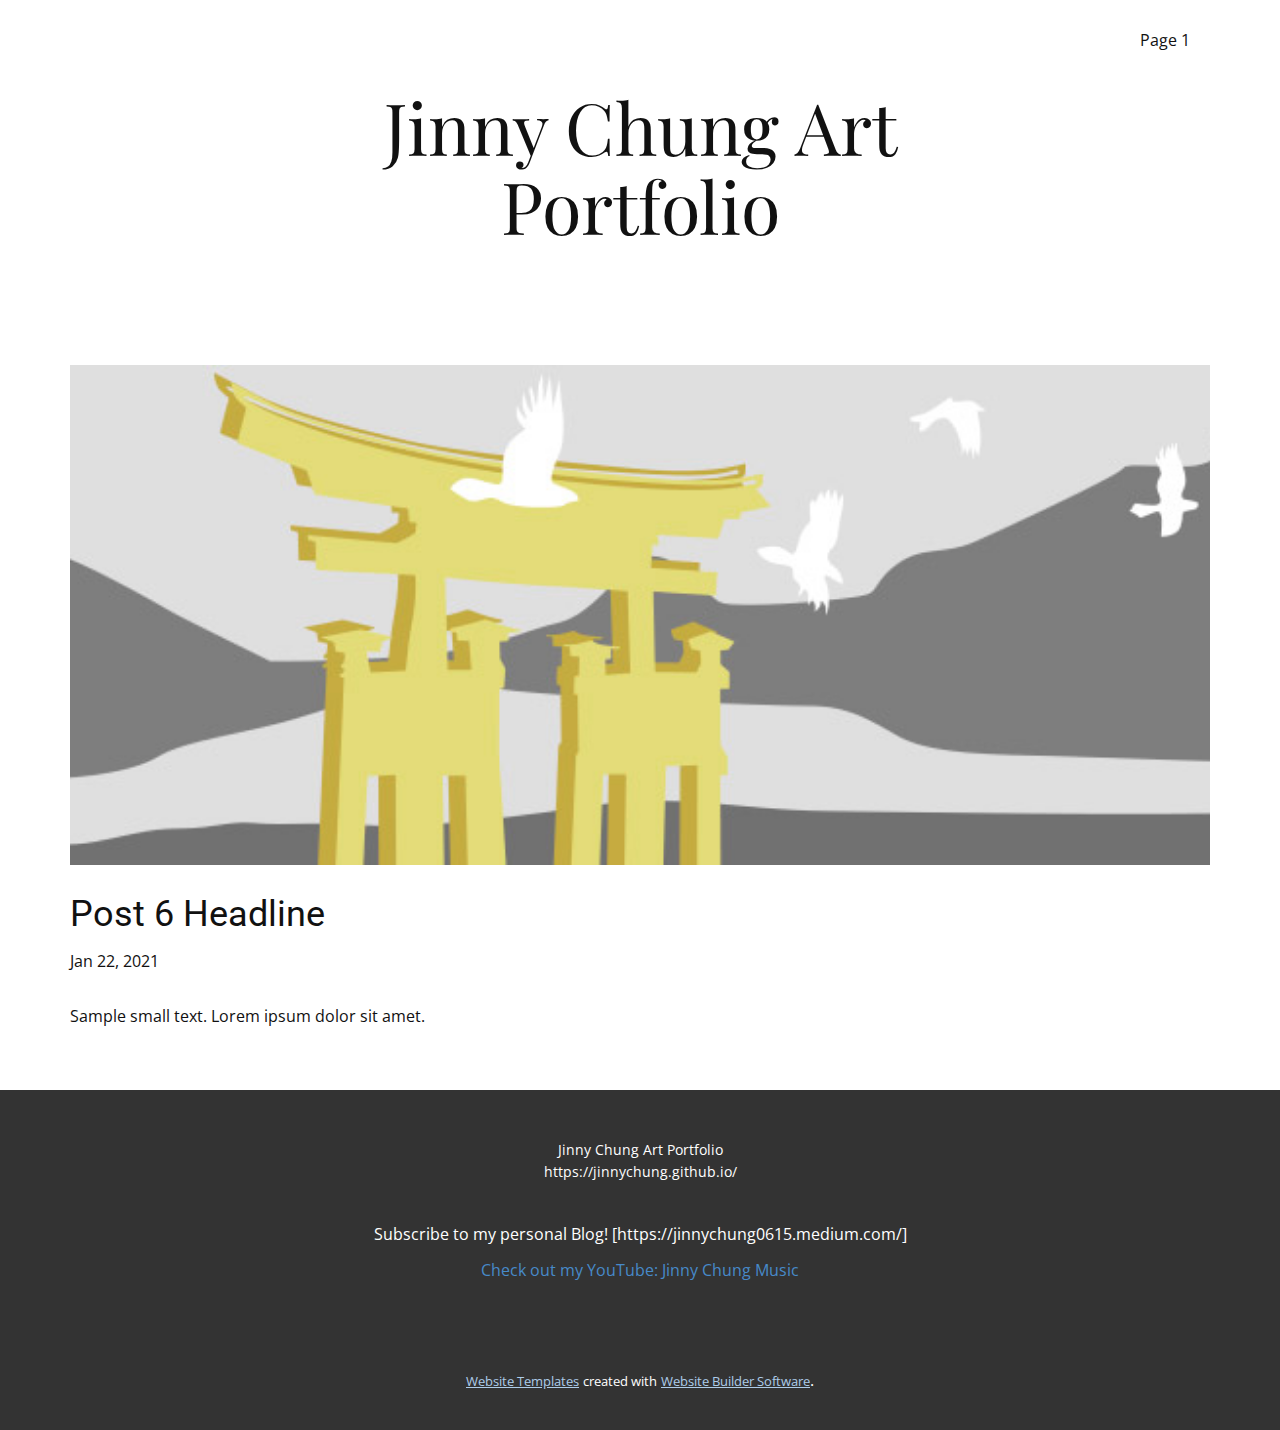
<file: blog/post-5.html>
<!doctype html>
<html style="font-size: 16px;"><head>
    <meta name="viewport" content="width=device-width, initial-scale=1.0">
    <meta charset="utf-8">
    <meta name="keywords" content="Blog Post 1">
    <meta name="description" content="">
    <meta name="page_type" content="np-template-header-footer-from-plugin">
    <title>Post 6 Headline</title>
    <link rel="stylesheet" href="../nicepage.css" media="screen">
<link rel="stylesheet" href="../Post-Template.css" media="screen">
    <script class="u-script" type="text/javascript" src="../jquery.js" defer=""></script>
    <script class="u-script" type="text/javascript" src="../nicepage.js" defer=""></script>
    <meta name="generator" content="Nicepage 3.11.0, nicepage.com">
    <link id="u-theme-google-font" rel="stylesheet" href="https://fonts.googleapis.com/css?family=Roboto:100,100i,300,300i,400,400i,500,500i,700,700i,900,900i|Open+Sans:300,300i,400,400i,600,600i,700,700i,800,800i">
    <link id="u-page-google-font" rel="stylesheet" href="https://fonts.googleapis.com/css?family=Playfair+Display:400,400i,500,500i,600,600i,700,700i,800,800i,900,900i">
    
    
    <script type="application/ld+json">{
		"@context": "http://schema.org",
		"@type": "Organization",
		"name": "",
		"url": "index.html"
}</script>
    <meta property="og:title" content="Post Template">
    <meta property="og:type" content="website">
    <meta name="theme-color" content="#478ac9">
    <link rel="canonical" href="../index.html">
    <meta property="og:url" content="index.html">
  </head>
  <body class="u-body"><header class="u-clearfix u-header u-header" id="sec-f2a5"><div class="u-clearfix u-sheet u-sheet-1">
        <nav class="u-menu u-menu-dropdown u-offcanvas u-menu-1">
          <div class="menu-collapse" style="font-size: 1rem; letter-spacing: 0px;">
            <a class="u-button-style u-custom-left-right-menu-spacing u-custom-padding-bottom u-custom-top-bottom-menu-spacing u-nav-link u-text-active-palette-1-base u-text-hover-palette-2-base" href="#">
              <svg><use xmlns:xlink="http://www.w3.org/1999/xlink" xlink:href="#menu-hamburger"></use></svg>
              <svg version="1.1" xmlns="http://www.w3.org/2000/svg" xmlns:xlink="http://www.w3.org/1999/xlink"><defs><symbol id="menu-hamburger" viewBox="0 0 16 16" style="width: 16px; height: 16px;"><rect y="1" width="16" height="2"></rect><rect y="7" width="16" height="2"></rect><rect y="13" width="16" height="2"></rect>
</symbol>
</defs></svg>
            </a>
          </div>
          <div class="u-nav-container">
            <ul class="u-nav u-unstyled u-nav-1"><li class="u-nav-item"><a class="u-button-style u-nav-link u-text-active-palette-1-base u-text-hover-palette-2-base" href="../Page-1.html" style="padding: 10px 20px;">Page 1</a>
</li></ul>
          </div>
          <div class="u-nav-container-collapse">
            <div class="u-black u-container-style u-inner-container-layout u-opacity u-opacity-95 u-sidenav">
              <div class="u-sidenav-overflow">
                <div class="u-menu-close"></div>
                <ul class="u-align-center u-nav u-popupmenu-items u-unstyled u-nav-2"><li class="u-nav-item"><a class="u-button-style u-nav-link" href="../Page-1.html">Page 1</a>
</li></ul>
              </div>
            </div>
            <div class="u-black u-menu-overlay u-opacity u-opacity-70"></div>
          </div>
        </nav>
        <h1 class="u-align-center u-custom-font u-font-playfair-display u-text u-title u-text-1">Jinny Chung Art Portfolio </h1>
      </div></header>
    <section class="u-clearfix u-section-1" id="sec-052c">
      <div class="u-clearfix u-sheet u-sheet-1">
        <img src="[data-uri]" alt="" class="u-blog-control u-expanded-width u-image u-image-default u-image-1" data-image-width="1080" data-image-height="1080">
        <h2 class="u-blog-control u-custom-font u-expanded-width u-heading-font u-text u-text-1">Post 6 Headline</h2>
        <div class="u-metadata u-metadata-1">
          <span class="u-meta-date u-meta-icon">Jan 22, 2021</span>
          
          
        </div>
        <div class="u-blog-control u-expanded-width-sm u-expanded-width-xl u-expanded-width-xs u-post-content u-text u-text-2 fr-view">
  Sample small text. Lorem ipsum dolor sit amet.
  </div>
      </div>
    </section>
    
    
    <footer class="u-align-center u-clearfix u-footer u-grey-80 u-footer" id="sec-fddb"><div class="u-clearfix u-sheet u-sheet-1">
        <p class="u-small-text u-text u-text-variant u-text-1">Jinny Chung Art Portfolio<br>https://jinnychung.github.io/<br>
        </p>
        <div class="u-clearfix u-custom-html u-custom-html-1">
          <style></style>
          <p>Subscribe to my personal Blog! [https://jinnychung0615.medium.com/] </p>
        </div>
        <p class="u-text u-text-2">
          <a class="u-active-none u-border-none u-btn u-button-link u-button-style u-hover-none u-none u-text-palette-1-base u-btn-1" href="https://www.youtube.com/channel/UCVL-jbuJyqJY0MGbyERbIDg" target="_blank">Check out my YouTube: Jinny Chung Music</a>
        </p>
      </div></footer>
    <section class="u-backlink u-clearfix u-grey-80">
      <a class="u-link" href="https://nicepage.com/website-templates" target="_blank">
        <span>Website Templates</span>
      </a>
      <p class="u-text">
        <span>created with</span>
      </p>
      <a class="u-link" href="https://nicepage.com/" target="_blank">
        <span>Website Builder Software</span>
      </a>. 
    </section>
  
</body></html>
</file>
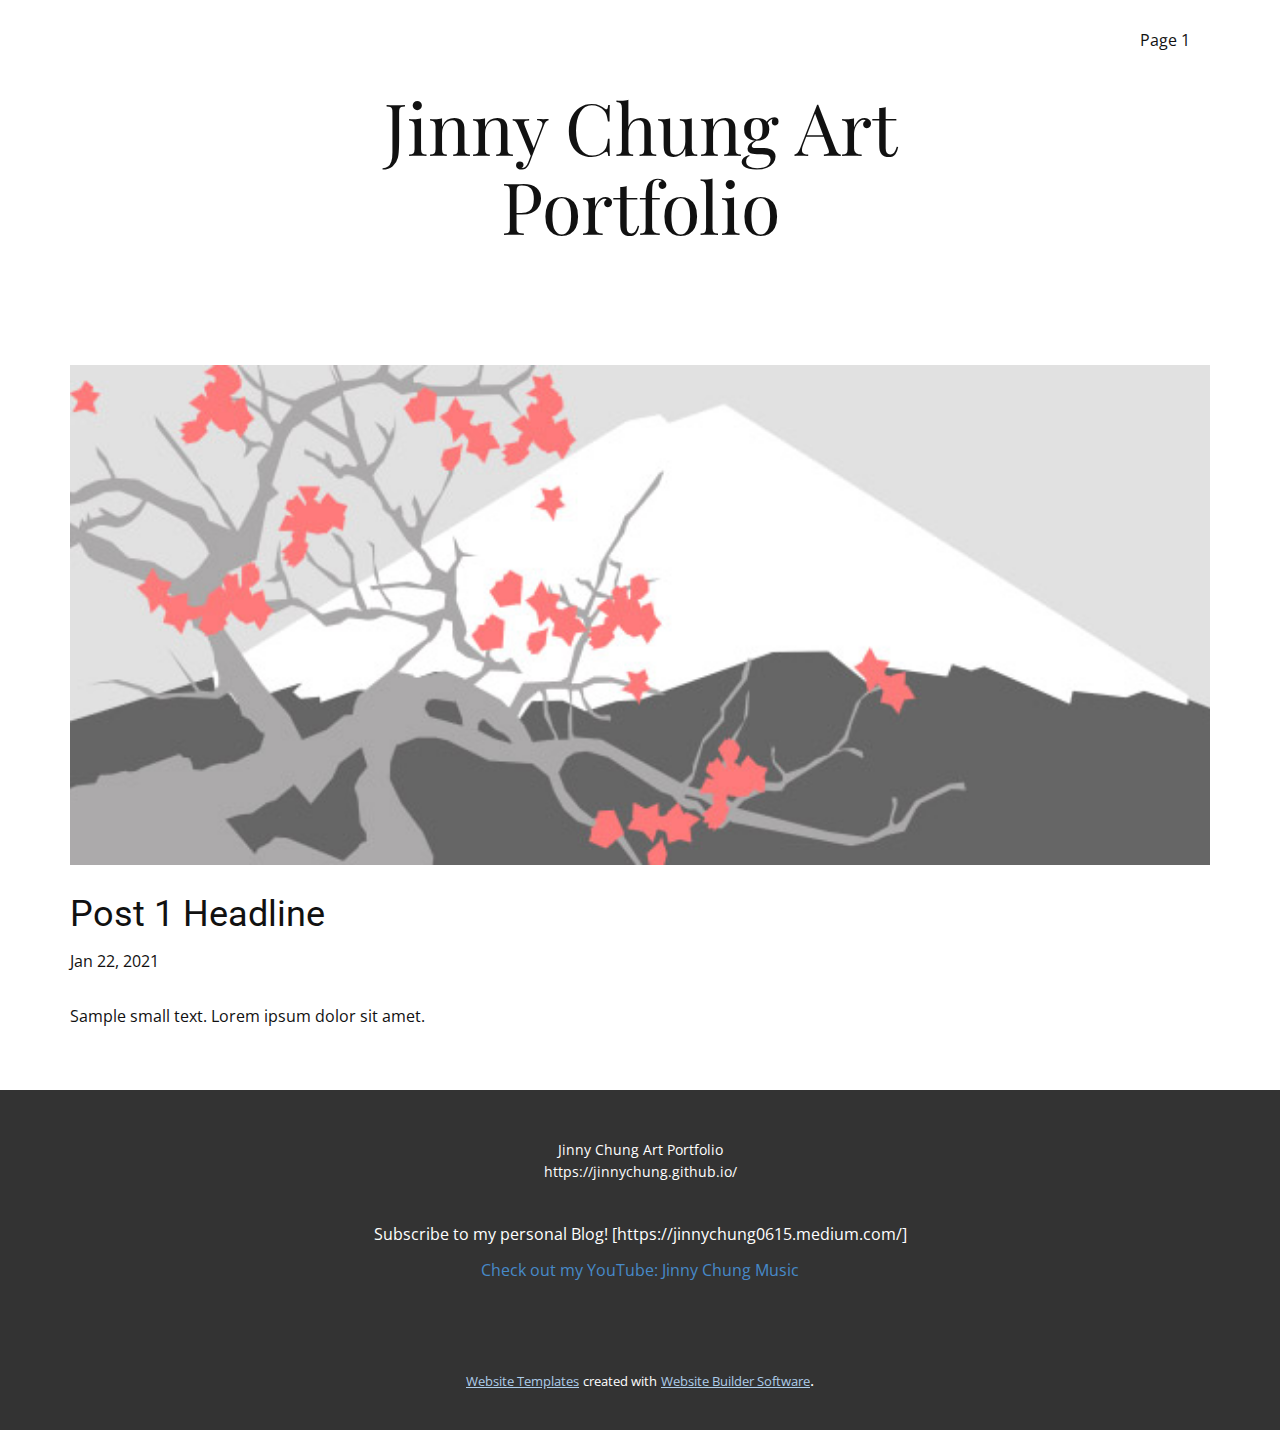
<file: blog/post.html>
<!doctype html>
<html style="font-size: 16px;"><head>
    <meta name="viewport" content="width=device-width, initial-scale=1.0">
    <meta charset="utf-8">
    <meta name="keywords" content="Blog Post 1">
    <meta name="description" content="">
    <meta name="page_type" content="np-template-header-footer-from-plugin">
    <title>Post 1 Headline</title>
    <link rel="stylesheet" href="../nicepage.css" media="screen">
<link rel="stylesheet" href="../Post-Template.css" media="screen">
    <script class="u-script" type="text/javascript" src="../jquery.js" defer=""></script>
    <script class="u-script" type="text/javascript" src="../nicepage.js" defer=""></script>
    <meta name="generator" content="Nicepage 3.11.0, nicepage.com">
    <link id="u-theme-google-font" rel="stylesheet" href="https://fonts.googleapis.com/css?family=Roboto:100,100i,300,300i,400,400i,500,500i,700,700i,900,900i|Open+Sans:300,300i,400,400i,600,600i,700,700i,800,800i">
    <link id="u-page-google-font" rel="stylesheet" href="https://fonts.googleapis.com/css?family=Playfair+Display:400,400i,500,500i,600,600i,700,700i,800,800i,900,900i">
    
    
    <script type="application/ld+json">{
		"@context": "http://schema.org",
		"@type": "Organization",
		"name": "",
		"url": "index.html"
}</script>
    <meta property="og:title" content="Post Template">
    <meta property="og:type" content="website">
    <meta name="theme-color" content="#478ac9">
    <link rel="canonical" href="../index.html">
    <meta property="og:url" content="index.html">
  </head>
  <body class="u-body"><header class="u-clearfix u-header u-header" id="sec-f2a5"><div class="u-clearfix u-sheet u-sheet-1">
        <nav class="u-menu u-menu-dropdown u-offcanvas u-menu-1">
          <div class="menu-collapse" style="font-size: 1rem; letter-spacing: 0px;">
            <a class="u-button-style u-custom-left-right-menu-spacing u-custom-padding-bottom u-custom-top-bottom-menu-spacing u-nav-link u-text-active-palette-1-base u-text-hover-palette-2-base" href="#">
              <svg><use xmlns:xlink="http://www.w3.org/1999/xlink" xlink:href="#menu-hamburger"></use></svg>
              <svg version="1.1" xmlns="http://www.w3.org/2000/svg" xmlns:xlink="http://www.w3.org/1999/xlink"><defs><symbol id="menu-hamburger" viewBox="0 0 16 16" style="width: 16px; height: 16px;"><rect y="1" width="16" height="2"></rect><rect y="7" width="16" height="2"></rect><rect y="13" width="16" height="2"></rect>
</symbol>
</defs></svg>
            </a>
          </div>
          <div class="u-nav-container">
            <ul class="u-nav u-unstyled u-nav-1"><li class="u-nav-item"><a class="u-button-style u-nav-link u-text-active-palette-1-base u-text-hover-palette-2-base" href="../Page-1.html" style="padding: 10px 20px;">Page 1</a>
</li></ul>
          </div>
          <div class="u-nav-container-collapse">
            <div class="u-black u-container-style u-inner-container-layout u-opacity u-opacity-95 u-sidenav">
              <div class="u-sidenav-overflow">
                <div class="u-menu-close"></div>
                <ul class="u-align-center u-nav u-popupmenu-items u-unstyled u-nav-2"><li class="u-nav-item"><a class="u-button-style u-nav-link" href="../Page-1.html">Page 1</a>
</li></ul>
              </div>
            </div>
            <div class="u-black u-menu-overlay u-opacity u-opacity-70"></div>
          </div>
        </nav>
        <h1 class="u-align-center u-custom-font u-font-playfair-display u-text u-title u-text-1">Jinny Chung Art Portfolio </h1>
      </div></header>
    <section class="u-clearfix u-section-1" id="sec-052c">
      <div class="u-clearfix u-sheet u-sheet-1">
        <img src="[data-uri]" alt="" class="u-blog-control u-expanded-width u-image u-image-default u-image-1" data-image-width="1080" data-image-height="1080">
        <h2 class="u-blog-control u-custom-font u-expanded-width u-heading-font u-text u-text-1">Post 1 Headline</h2>
        <div class="u-metadata u-metadata-1">
          <span class="u-meta-date u-meta-icon">Jan 22, 2021</span>
          
          
        </div>
        <div class="u-blog-control u-expanded-width-sm u-expanded-width-xl u-expanded-width-xs u-post-content u-text u-text-2 fr-view">
  Sample small text. Lorem ipsum dolor sit amet.
  </div>
      </div>
    </section>
    
    
    <footer class="u-align-center u-clearfix u-footer u-grey-80 u-footer" id="sec-fddb"><div class="u-clearfix u-sheet u-sheet-1">
        <p class="u-small-text u-text u-text-variant u-text-1">Jinny Chung Art Portfolio<br>https://jinnychung.github.io/<br>
        </p>
        <div class="u-clearfix u-custom-html u-custom-html-1">
          <style></style>
          <p>Subscribe to my personal Blog! [https://jinnychung0615.medium.com/] </p>
        </div>
        <p class="u-text u-text-2">
          <a class="u-active-none u-border-none u-btn u-button-link u-button-style u-hover-none u-none u-text-palette-1-base u-btn-1" href="https://www.youtube.com/channel/UCVL-jbuJyqJY0MGbyERbIDg" target="_blank">Check out my YouTube: Jinny Chung Music</a>
        </p>
      </div></footer>
    <section class="u-backlink u-clearfix u-grey-80">
      <a class="u-link" href="https://nicepage.com/website-templates" target="_blank">
        <span>Website Templates</span>
      </a>
      <p class="u-text">
        <span>created with</span>
      </p>
      <a class="u-link" href="https://nicepage.com/" target="_blank">
        <span>Website Builder Software</span>
      </a>. 
    </section>
  
</body></html>
</file>
